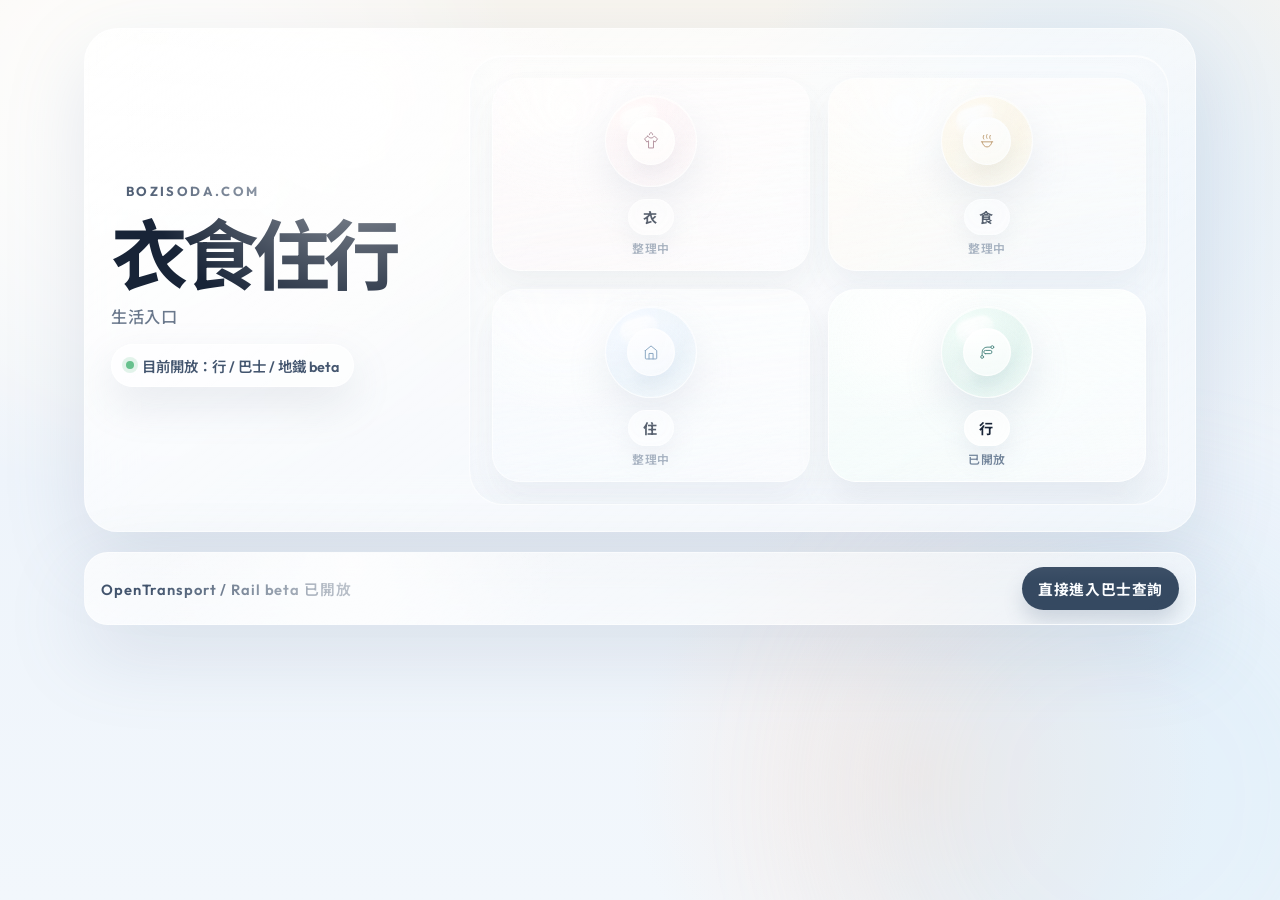
<file: index.html>
<!DOCTYPE html>
<html lang="zh-HK">
<head>
    <meta charset="UTF-8">
    <meta name="viewport" content="width=device-width, initial-scale=1.0">
    <meta name="description" content="bozisoda.com 衣食住行入口頁。">
    <meta name="theme-color" content="#f3ecdf">
    <title>bozisoda.com | 衣食住行</title>
    <link rel="preconnect" href="https://fonts.googleapis.com">
    <link rel="preconnect" href="https://fonts.gstatic.com" crossorigin>
    <link href="https://fonts.googleapis.com/css2?family=Noto+Sans+TC:wght@400;500;600;700;800&family=Outfit:wght@400;500;600;700;800&display=swap" rel="stylesheet">

    <script>
        if (window.location.protocol !== "file:") {
            const manifestLink = document.createElement("link");
            manifestLink.rel = "manifest";
            manifestLink.href = "manifest.json?v=20260413-3";
            document.head.appendChild(manifestLink);
        }
    </script>
    <link rel="icon" href="https://cdn-icons-png.flaticon.com/512/3098/3098090.png" type="image/png">
    <meta name="apple-mobile-web-app-capable" content="yes">
    <meta name="apple-mobile-web-app-status-bar-style" content="default">
    <meta name="apple-mobile-web-app-title" content="bozisoda.com">
    <link rel="stylesheet" href="home.css?v=20260413-4">
</head>
<body>
    <main class="home-shell">
        <section class="landing-panel">
            <header class="hero">
                <p class="hero-site">bozisoda.com</p>
                <h1 class="hero-title">衣食住行</h1>
                <p class="hero-subtitle">生活入口</p>
                <p class="hero-status">目前開放：行 / 巴士 / 地鐵 beta</p>
            </header>

            <section class="bubble-stage" aria-label="主分類入口">
                <div id="bubbleField" class="bubble-field" aria-live="polite"></div>
            </section>
        </section>

        <section class="launch-panel" aria-label="已開放功能">
            <p class="launch-label">OpenTransport / Rail beta 已開放</p>
            <a class="launch-link" href="bus.html">直接進入巴士查詢</a>
        </section>
    </main>
    <script src="home.js?v=20260413-2"></script>
    <script src="pwa-register.js?v=20260413-1"></script>
</body>
</html>
</file>
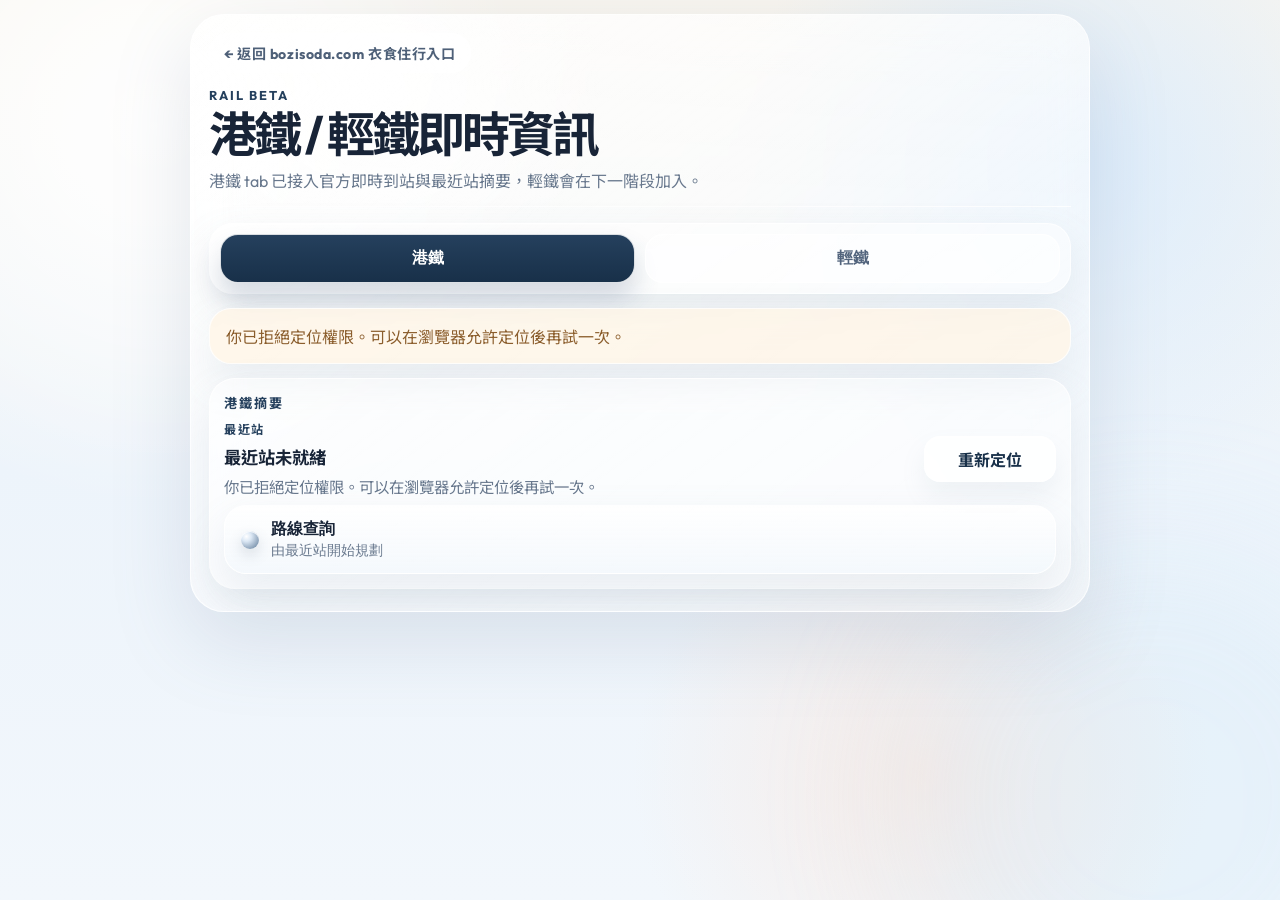
<file: rail.html>
<!DOCTYPE html>
<html lang="zh-HK">
<head>
    <meta charset="UTF-8">
    <meta name="viewport" content="width=device-width, initial-scale=1.0">
    <meta name="description" content="bozisoda.com 港鐵與輕鐵即時資訊頁面。">
    <meta name="theme-color" content="#f2f7fc">
    <title>bozisoda.com | 港鐵 / 輕鐵即時資訊</title>
    <link rel="preconnect" href="https://fonts.googleapis.com">
    <link rel="preconnect" href="https://fonts.gstatic.com" crossorigin>
    <link href="https://fonts.googleapis.com/css2?family=Noto+Sans+TC:wght@400;500;600;700;800&family=Outfit:wght@400;500;600;700;800&display=swap" rel="stylesheet">
    <link rel="stylesheet" href="rail.css?v=20260417-2">
    <link rel="stylesheet" href="official-mtr-map.css?v=20260414-2">
</head>
<body>
    <main class="rail-shell">
        <section class="rail-page">
            <div class="rail-topbar">
                <a class="rail-home-link" href="index.html">← 返回 bozisoda.com 衣食住行入口</a>
            </div>

            <header class="rail-header">
                <p class="rail-kicker">rail beta</p>
                <h1 class="rail-title">港鐵 / 輕鐵即時資訊</h1>
                <p class="rail-subtitle">港鐵 tab 已接入官方即時到站與最近站摘要，輕鐵會在下一階段加入。</p>
            </header>

            <section class="rail-tabbar" aria-label="鐵路類型切換">
                <button type="button" class="rail-tab is-active" data-tab-trigger="mtr" aria-pressed="true">港鐵</button>
                <button type="button" class="rail-tab" data-tab-trigger="lightRail" aria-pressed="false">輕鐵</button>
            </section>

            <section id="railStatus" class="rail-status rail-status-info" aria-live="polite"></section>
            <section id="railContent" class="rail-content" aria-live="polite"></section>
        </section>
    </main>

    <script src="official-rail-index.js?v=20260413-2"></script>
    <script src="official-mtr-map.js?v=20260414-1"></script>
    <script src="mtr-schematic-layout.js?v=20260416-5"></script>
    <script src="light-rail-stop-locations.js?v=20260417-1"></script>
    <script src="rail.js?v=20260417-2"></script>
</body>
</html>
</file>
<file: home.css>
:root {
    color-scheme: light;
    --bg-top: #f8f5ef;
    --bg-middle: #eef4fb;
    --bg-bottom: #f2f7fc;
    --ink: #182437;
    --muted: #6a788c;
    --glass: rgba(255, 255, 255, 0.42);
    --glass-strong: rgba(255, 255, 255, 0.68);
    --glass-line: rgba(255, 255, 255, 0.56);
    --panel-shadow: 0 28px 80px rgba(109, 126, 153, 0.18);
    --soft-shadow: 0 18px 42px rgba(122, 139, 163, 0.16);
    --bubble-shadow: 0 20px 36px rgba(133, 149, 172, 0.22);
}

* {
    box-sizing: border-box;
}

html,
body {
    min-height: 100%;
}

body {
    margin: 0;
    font-family: "Outfit", "Noto Sans TC", sans-serif;
    color: var(--ink);
    background:
        radial-gradient(circle at 12% 14%, rgba(255, 255, 255, 0.96), transparent 28%),
        radial-gradient(circle at 84% 18%, rgba(211, 233, 255, 0.72), transparent 26%),
        radial-gradient(circle at 72% 86%, rgba(255, 221, 203, 0.42), transparent 24%),
        linear-gradient(180deg, var(--bg-top) 0%, var(--bg-middle) 52%, var(--bg-bottom) 100%);
    overflow-x: hidden;
}

body::before,
body::after {
    content: "";
    position: fixed;
    inset: auto;
    width: 44vw;
    aspect-ratio: 1;
    border-radius: 999px;
    pointer-events: none;
    filter: blur(70px);
    opacity: 0.34;
    z-index: 0;
}

body::before {
    top: -12vw;
    left: -8vw;
    background: rgba(255, 255, 255, 0.86);
}

body::after {
    right: -10vw;
    bottom: -14vw;
    background: rgba(190, 224, 246, 0.68);
}

a,
button {
    font: inherit;
}

.home-shell {
    position: relative;
    z-index: 1;
    width: min(100%, 1160px);
    min-height: 100vh;
    margin: 0 auto;
    padding: 20px 16px 34px;
    display: grid;
    gap: 18px;
    align-content: start;
}

.landing-panel,
.secondary-shell,
.launch-panel {
    position: relative;
    overflow: hidden;
    border: 1px solid var(--glass-line);
    background:
        linear-gradient(145deg, rgba(255, 255, 255, 0.62), rgba(255, 255, 255, 0.22)),
        rgba(255, 255, 255, 0.26);
    backdrop-filter: blur(24px);
    box-shadow: var(--panel-shadow);
}

.landing-panel {
    border-radius: 34px;
    padding: 18px;
    display: grid;
    gap: 20px;
}

.landing-panel::before,
.secondary-shell::before,
.launch-panel::before {
    content: "";
    position: absolute;
    inset: 0;
    background:
        radial-gradient(circle at 24% 16%, rgba(255, 255, 255, 0.72), transparent 24%),
        linear-gradient(180deg, rgba(255, 255, 255, 0.08), transparent 40%);
    pointer-events: none;
}

.hero {
    display: grid;
    gap: 12px;
    align-content: start;
}

.hero-site {
    width: fit-content;
    margin: 0;
    padding: 9px 14px;
    border: 1px solid rgba(255, 255, 255, 0.74);
    border-radius: 999px;
    background: rgba(255, 255, 255, 0.55);
    color: #4f5e74;
    font-size: 0.82rem;
    font-weight: 700;
    letter-spacing: 0.18em;
    text-transform: uppercase;
    box-shadow: inset 0 1px 0 rgba(255, 255, 255, 0.72);
}

.hero-title {
    margin: 0;
    font-size: clamp(2.9rem, 12vw, 4.8rem);
    line-height: 0.92;
    letter-spacing: -0.08em;
}

.hero-subtitle {
    margin: 0;
    color: var(--muted);
    font-size: 1.02rem;
    font-weight: 500;
    letter-spacing: 0.04em;
}

.hero-status {
    width: fit-content;
    display: inline-flex;
    align-items: center;
    gap: 8px;
    margin: 4px 0 0;
    padding: 10px 14px;
    border-radius: 999px;
    background: rgba(255, 255, 255, 0.52);
    border: 1px solid rgba(255, 255, 255, 0.72);
    color: #44566f;
    font-size: 0.9rem;
    font-weight: 600;
    box-shadow: var(--soft-shadow);
}

.hero-status::before {
    content: "";
    width: 8px;
    height: 8px;
    border-radius: 999px;
    background: #67c18d;
    box-shadow: 0 0 0 4px rgba(103, 193, 141, 0.18);
}

.bubble-stage {
    min-width: 0;
}

.bubble-field {
    position: relative;
    min-height: 0;
    padding: 18px;
    border-radius: 30px;
    border: 1px solid rgba(255, 255, 255, 0.52);
    background:
        radial-gradient(circle at 48% 42%, rgba(255, 255, 255, 0.22), transparent 48%),
        linear-gradient(180deg, rgba(255, 255, 255, 0.24), rgba(255, 255, 255, 0.12));
    box-shadow:
        inset 0 1px 0 rgba(255, 255, 255, 0.74),
        inset 0 -16px 34px rgba(215, 228, 241, 0.18);
    overflow: hidden;
}

.bubble-field::before,
.bubble-field::after {
    content: "";
    position: absolute;
    border-radius: 999px;
    pointer-events: none;
}

.bubble-field::before {
    inset: 10% auto auto 8%;
    width: 34%;
    aspect-ratio: 1;
    border: 1px solid rgba(255, 255, 255, 0.18);
    opacity: 0.42;
}

.bubble-field::after {
    right: 8%;
    bottom: 8%;
    width: 24%;
    aspect-ratio: 1;
    background: radial-gradient(circle, rgba(255, 255, 255, 0.28), transparent 68%);
    filter: blur(10px);
    opacity: 0.68;
}

.bubble-grid {
    position: relative;
    z-index: 1;
    display: grid;
    grid-template-columns: repeat(2, minmax(0, 1fr));
    gap: 16px;
}

.bubble-grid-sublevel {
    gap: 14px;
}

.bubble-drilldown {
    position: relative;
    z-index: 1;
    display: grid;
    gap: 14px;
    min-height: 100%;
}

.bubble-drilldown-header {
    display: flex;
    align-items: center;
    justify-content: space-between;
    gap: 12px;
}

.bubble-drilldown-copy {
    min-width: 0;
    display: grid;
    gap: 3px;
    text-align: right;
}

.bubble-drilldown-title,
.bubble-drilldown-subtitle {
    margin: 0;
}

.bubble-drilldown-title {
    color: #41526b;
    font-size: 0.94rem;
    font-weight: 700;
    letter-spacing: 0.06em;
}

.bubble-drilldown-subtitle {
    color: #708195;
    font-size: 0.78rem;
    font-weight: 600;
}

.bubble-back-btn {
    display: inline-flex;
    align-items: center;
    gap: 8px;
    padding: 9px 14px;
    border: 1px solid rgba(255, 255, 255, 0.78);
    border-radius: 999px;
    background: rgba(255, 255, 255, 0.66);
    color: #42556d;
    font-size: 0.82rem;
    font-weight: 700;
    letter-spacing: 0.04em;
    box-shadow: 0 12px 20px rgba(128, 145, 166, 0.1);
    cursor: pointer;
    transition: transform 180ms ease, box-shadow 180ms ease, background 180ms ease;
}

.bubble-back-btn:hover,
.bubble-back-btn:focus-visible {
    background: rgba(255, 255, 255, 0.86);
    transform: translateY(-1px);
    box-shadow: 0 16px 26px rgba(128, 145, 166, 0.14);
}

.bubble-back-btn:focus-visible {
    outline: 2px solid rgba(113, 141, 175, 0.34);
    outline-offset: 3px;
}

.bubble-card {
    --bubble-scale: 1;
    --bubble-tint: linear-gradient(145deg, rgba(255, 255, 255, 0.44), rgba(255, 255, 255, 0.18));
    --bubble-tint-active: linear-gradient(145deg, rgba(255, 255, 255, 0.58), rgba(255, 255, 255, 0.26));
    --category-ink: var(--ink);
    position: relative;
    width: 100%;
    min-height: 168px;
    display: grid;
    justify-items: center;
    align-content: center;
    gap: 12px;
    padding: 16px 12px 14px;
    border: 1px solid rgba(255, 255, 255, 0.74);
    border-radius: 28px;
    background:
        radial-gradient(circle at 24% 18%, rgba(255, 255, 255, 0.82), transparent 34%),
        linear-gradient(180deg, rgba(255, 255, 255, 0.78), rgba(255, 255, 255, 0.3)),
        var(--bubble-tint);
    color: var(--category-ink);
    cursor: pointer;
    box-shadow: 0 18px 32px rgba(133, 149, 172, 0.14);
    transform: scale(var(--bubble-scale));
    transition:
        transform 280ms cubic-bezier(0.22, 1, 0.36, 1),
        box-shadow 220ms ease,
        background 220ms ease,
        opacity 220ms ease,
        filter 220ms ease;
}

.bubble-orb {
    position: relative;
    width: clamp(72px, 9vw, 92px);
    aspect-ratio: 1;
    display: grid;
    place-items: center;
    border-radius: 999px;
    border: 1px solid rgba(255, 255, 255, 0.82);
    background:
        radial-gradient(circle at 34% 28%, rgba(255, 255, 255, 0.96) 0%, rgba(255, 255, 255, 0.54) 22%, rgba(255, 255, 255, 0.18) 48%, rgba(255, 255, 255, 0.08) 66%, rgba(255, 255, 255, 0.14) 100%),
        linear-gradient(160deg, rgba(255, 255, 255, 0.5), rgba(255, 255, 255, 0.12));
    box-shadow:
        inset 0 1px 0 rgba(255, 255, 255, 0.84),
        inset 0 -16px 24px rgba(255, 255, 255, 0.14),
        0 18px 38px rgba(139, 156, 179, 0.2);
    animation: bubble-drift var(--float-duration, 6.6s) ease-in-out infinite;
    animation-delay: var(--float-delay, 0s);
}

.bubble-orb::before,
.bubble-orb::after {
    content: "";
    position: absolute;
    border-radius: 999px;
    pointer-events: none;
}

.bubble-orb::before {
    top: 12%;
    left: 16%;
    width: 42%;
    height: 24%;
    background: linear-gradient(180deg, rgba(255, 255, 255, 0.86), rgba(255, 255, 255, 0.16));
    transform: rotate(-18deg);
    filter: blur(1px);
}

.bubble-orb::after {
    inset: auto auto 16% 14%;
    width: 20%;
    aspect-ratio: 1;
    background: rgba(255, 255, 255, 0.3);
    filter: blur(6px);
}

.bubble-core {
    width: 54%;
    aspect-ratio: 1;
    display: grid;
    place-items: center;
    border-radius: 999px;
    border: 1px solid rgba(255, 255, 255, 0.76);
    background:
        linear-gradient(180deg, rgba(255, 255, 255, 0.82), rgba(255, 255, 255, 0.34)),
        rgba(255, 255, 255, 0.32);
    box-shadow:
        inset 0 1px 0 rgba(255, 255, 255, 0.86),
        inset 0 -10px 18px rgba(255, 255, 255, 0.18),
        0 12px 20px rgba(150, 166, 188, 0.16);
    backdrop-filter: blur(10px);
    transition:
        transform 220ms ease,
        box-shadow 220ms ease,
        background 220ms ease;
}

.bubble-icon {
    width: 56%;
    height: auto;
    display: block;
    stroke: currentColor;
    stroke-width: 2.4;
    stroke-linecap: round;
    stroke-linejoin: round;
    fill: none;
}

.bubble-nameplate {
    margin-top: 0;
    padding: 7px 14px;
    border-radius: 999px;
    border: 1px solid rgba(255, 255, 255, 0.82);
    background: rgba(255, 255, 255, 0.72);
    color: var(--ink);
    font-size: 0.88rem;
    font-weight: 700;
    letter-spacing: 0.1em;
    box-shadow: 0 12px 24px rgba(137, 151, 172, 0.14);
    backdrop-filter: blur(12px);
    transition:
        transform 220ms ease,
        background 220ms ease,
        color 220ms ease,
        opacity 220ms ease;
}

.bubble-copy {
    display: grid;
    justify-items: center;
    gap: 4px;
    text-align: center;
}

.bubble-meta {
    color: #73859b;
    font-size: 0.74rem;
    font-weight: 600;
    letter-spacing: 0.03em;
}

.bubble-card:hover,
.bubble-card:focus-visible {
    --bubble-scale: 1.02;
    box-shadow: 0 22px 34px rgba(124, 149, 176, 0.18);
}

.bubble-card:focus-visible {
    outline: 2px solid rgba(116, 145, 180, 0.44);
    outline-offset: 8px;
    border-radius: 999px;
}

.bubble-card:hover .bubble-core,
.bubble-card:focus-visible .bubble-core {
    transform: scale(1.04);
}

.bubble-card.is-selected {
    --bubble-scale: 1.03;
    z-index: 2;
    background:
        radial-gradient(circle at 24% 18%, rgba(255, 255, 255, 0.88), transparent 34%),
        linear-gradient(180deg, rgba(255, 255, 255, 0.88), rgba(255, 255, 255, 0.36)),
        var(--bubble-tint-active);
}

.bubble-card.is-selected .bubble-orb {
    box-shadow:
        inset 0 1px 0 rgba(255, 255, 255, 0.9),
        inset 0 -18px 28px rgba(255, 255, 255, 0.18),
        0 28px 54px rgba(124, 149, 176, 0.28);
}

.bubble-card.is-selected .bubble-core {
    background:
        linear-gradient(180deg, rgba(255, 255, 255, 0.9), rgba(255, 255, 255, 0.42)),
        rgba(255, 255, 255, 0.44);
    box-shadow:
        inset 0 1px 0 rgba(255, 255, 255, 0.92),
        inset 0 -12px 20px rgba(255, 255, 255, 0.2),
        0 16px 24px rgba(140, 159, 185, 0.22);
}

.bubble-card.is-selected .bubble-nameplate {
    transform: translateY(-1px);
    background: rgba(255, 255, 255, 0.88);
}

.bubble-card.is-dimmed {
    --bubble-scale: 0.98;
    opacity: 0.5;
    filter: saturate(0.84);
}

.bubble-card.is-dimmed .bubble-nameplate {
    opacity: 0.72;
}

.bubble-card.is-muted {
    opacity: 0.72;
}

.bubble-card.is-muted .bubble-meta {
    color: #8a98aa;
}

.bubble-card-sublevel {
    min-height: 152px;
}

.bubble-card-sublevel .bubble-orb {
    width: clamp(66px, 8vw, 82px);
}

.bubble-card-sublevel .bubble-nameplate {
    font-size: 0.94rem;
}

.bubble-card-sublevel .bubble-meta {
    font-size: 0.76rem;
}

.bubble-clothing {
    --bubble-tint: linear-gradient(145deg, rgba(248, 230, 236, 0.56), rgba(255, 255, 255, 0.24));
    --bubble-tint-active: linear-gradient(145deg, rgba(248, 230, 236, 0.72), rgba(255, 255, 255, 0.3));
    --float-duration: 6.2s;
    --float-delay: -0.8s;
    --category-ink: #986a7c;
}

.bubble-food {
    --bubble-tint: linear-gradient(145deg, rgba(255, 244, 224, 0.62), rgba(255, 255, 255, 0.24));
    --bubble-tint-active: linear-gradient(145deg, rgba(255, 244, 224, 0.76), rgba(255, 255, 255, 0.3));
    --float-duration: 6.8s;
    --float-delay: -2.2s;
    --category-ink: #aa7b40;
}

.bubble-home {
    --bubble-tint: linear-gradient(145deg, rgba(231, 242, 255, 0.62), rgba(255, 255, 255, 0.24));
    --bubble-tint-active: linear-gradient(145deg, rgba(231, 242, 255, 0.78), rgba(255, 255, 255, 0.3));
    --float-duration: 7.1s;
    --float-delay: -1.6s;
    --category-ink: #5e86aa;
}

.bubble-travel {
    --bubble-tint: linear-gradient(145deg, rgba(227, 249, 242, 0.68), rgba(255, 255, 255, 0.24));
    --bubble-tint-active: linear-gradient(145deg, rgba(227, 249, 242, 0.82), rgba(255, 255, 255, 0.32));
    --float-duration: 6.4s;
    --float-delay: -2.8s;
    --category-ink: #518b85;
}

.bubble-clothing .bubble-orb {
    background:
        radial-gradient(circle at 34% 28%, rgba(255, 255, 255, 0.98) 0%, rgba(255, 242, 244, 0.6) 22%, rgba(246, 221, 229, 0.22) 56%, rgba(255, 255, 255, 0.12) 100%),
        linear-gradient(160deg, rgba(255, 255, 255, 0.5), rgba(246, 221, 229, 0.16));
}

.bubble-food .bubble-orb {
    background:
        radial-gradient(circle at 34% 28%, rgba(255, 255, 255, 0.98) 0%, rgba(255, 245, 225, 0.62) 22%, rgba(246, 223, 161, 0.22) 56%, rgba(255, 255, 255, 0.12) 100%),
        linear-gradient(160deg, rgba(255, 255, 255, 0.5), rgba(246, 223, 161, 0.16));
}

.bubble-home .bubble-orb {
    background:
        radial-gradient(circle at 34% 28%, rgba(255, 255, 255, 0.98) 0%, rgba(233, 244, 255, 0.62) 22%, rgba(182, 213, 239, 0.24) 56%, rgba(255, 255, 255, 0.12) 100%),
        linear-gradient(160deg, rgba(255, 255, 255, 0.5), rgba(182, 213, 239, 0.16));
}

.bubble-travel .bubble-orb {
    background:
        radial-gradient(circle at 34% 28%, rgba(255, 255, 255, 0.98) 0%, rgba(231, 249, 243, 0.62) 22%, rgba(176, 223, 210, 0.24) 56%, rgba(255, 255, 255, 0.12) 100%),
        linear-gradient(160deg, rgba(255, 255, 255, 0.5), rgba(176, 223, 210, 0.16));
}

.secondary-stage {
    max-height: 0;
    opacity: 0;
    overflow: hidden;
    pointer-events: none;
    transform: translateY(12px);
    transition:
        max-height 280ms ease,
        opacity 220ms ease,
        transform 220ms ease;
}

.secondary-stage.is-visible {
    max-height: 520px;
    opacity: 1;
    pointer-events: auto;
    transform: translateY(0);
}

.secondary-shell {
    border-radius: 24px;
    padding: 16px 14px 14px;
    text-align: left;
}

.secondary-header {
    display: flex;
    justify-content: space-between;
    align-items: baseline;
    gap: 10px;
    margin-bottom: 12px;
}

.secondary-title {
    margin: 0;
    color: var(--muted);
    font-size: 0.82rem;
    font-weight: 700;
    letter-spacing: 0.14em;
    text-transform: uppercase;
}

.secondary-subtitle {
    margin: 0;
    color: #6d7c90;
    font-size: 0.76rem;
    font-weight: 600;
}

.secondary-cluster {
    display: grid;
    grid-template-columns: repeat(2, minmax(0, 1fr));
    gap: 12px;
}

.secondary-bubble-card {
    display: grid;
    grid-template-columns: auto minmax(0, 1fr);
    align-items: center;
    justify-items: start;
    gap: 10px 12px;
    padding: 12px;
    border: 1px solid rgba(255, 255, 255, 0.72);
    border-radius: 22px;
    background:
        linear-gradient(180deg, rgba(255, 255, 255, 0.82), rgba(255, 255, 255, 0.34)),
        rgba(255, 255, 255, 0.26);
    color: inherit;
    cursor: default;
    transition:
        transform 180ms ease,
        opacity 180ms ease,
        filter 180ms ease;
}

.secondary-bubble-card.is-actionable {
    cursor: pointer;
}

.secondary-bubble-card.is-actionable:hover,
.secondary-bubble-card.is-actionable:focus-visible {
    transform: translateY(-2px);
}

.secondary-bubble-card.is-actionable:focus-visible {
    outline: 2px solid rgba(113, 141, 175, 0.34);
    outline-offset: 5px;
    border-radius: 24px;
}

.secondary-bubble-card[data-interactive="false"] {
    opacity: 0.58;
    filter: saturate(0.85);
}

.secondary-bubble-orb {
    width: 62px;
    aspect-ratio: 1;
    display: grid;
    place-items: center;
    border-radius: 999px;
    border: 1px solid rgba(255, 255, 255, 0.72);
    background:
        radial-gradient(circle at 34% 28%, rgba(255, 255, 255, 0.96), rgba(255, 255, 255, 0.28) 44%, rgba(255, 255, 255, 0.12) 100%),
        linear-gradient(160deg, rgba(255, 255, 255, 0.48), rgba(255, 255, 255, 0.12));
    box-shadow:
        inset 0 1px 0 rgba(255, 255, 255, 0.84),
        0 12px 24px rgba(139, 156, 179, 0.16);
}

.secondary-bubble-icon {
    width: 34px;
    height: 34px;
    color: #4a647f;
}

.secondary-bubble-icon svg {
    width: 100%;
    height: 100%;
    display: block;
    stroke: currentColor;
    stroke-width: 2.2;
    stroke-linecap: round;
    stroke-linejoin: round;
    fill: none;
}

.secondary-bubble-label {
    display: block;
    font-size: 0.92rem;
    font-weight: 700;
    letter-spacing: 0.06em;
    color: #3b4d66;
}

.secondary-bubble-copy {
    min-width: 0;
    display: grid;
    gap: 3px;
}

.secondary-bubble-meta {
    display: block;
    color: #6f8096;
    font-size: 0.74rem;
    font-weight: 600;
}

.secondary-pending {
    display: flex;
    flex-wrap: wrap;
    align-items: center;
    gap: 8px;
    margin-top: 12px;
}

.secondary-pending-label {
    color: #7a8798;
    font-size: 0.72rem;
    font-weight: 700;
    letter-spacing: 0.08em;
    text-transform: uppercase;
}

.secondary-pending-chip {
    display: inline-flex;
    align-items: center;
    justify-content: center;
    padding: 6px 10px;
    border-radius: 999px;
    border: 1px solid rgba(255, 255, 255, 0.7);
    background: rgba(255, 255, 255, 0.52);
    color: #66788f;
    font-size: 0.76rem;
    font-weight: 700;
}

.launch-panel {
    border-radius: 24px;
    padding: 14px 16px;
    display: flex;
    align-items: center;
    justify-content: space-between;
    gap: 12px;
}

.launch-label {
    margin: 0;
    color: #42546d;
    font-size: 0.92rem;
    font-weight: 600;
    letter-spacing: 0.06em;
}

.launch-link {
    display: inline-flex;
    align-items: center;
    justify-content: center;
    min-width: 138px;
    padding: 11px 16px;
    border-radius: 999px;
    background: rgba(28, 50, 76, 0.88);
    color: #fbfdff;
    text-decoration: none;
    font-size: 0.92rem;
    font-weight: 700;
    letter-spacing: 0.04em;
    box-shadow: 0 12px 20px rgba(66, 87, 113, 0.2);
    transition:
        transform 180ms ease,
        box-shadow 180ms ease,
        background 180ms ease;
}

.launch-link:hover,
.launch-link:focus-visible {
    background: rgba(22, 41, 64, 0.94);
    transform: translateY(-1px);
    box-shadow: 0 16px 26px rgba(66, 87, 113, 0.24);
}

.launch-link:focus-visible {
    outline: 2px solid rgba(113, 141, 175, 0.34);
    outline-offset: 4px;
}

@keyframes bubble-drift {
    0%,
    100% {
        transform: translateY(0);
    }

    50% {
        transform: translateY(var(--float-distance));
    }
}

@media (min-width: 820px) {
    .home-shell {
        padding: 28px 24px 44px;
        gap: 20px;
    }

    .landing-panel {
        grid-template-columns: minmax(260px, 330px) minmax(0, 1fr);
        align-items: center;
        gap: 28px;
        padding: 26px;
    }

    .bubble-field {
        border-radius: 34px;
        padding: 22px;
    }

    .bubble-grid {
        gap: 18px;
    }

    .secondary-shell {
        padding: 22px 24px 20px;
    }

    .secondary-cluster {
        grid-template-columns: repeat(2, minmax(0, 1fr));
        gap: 14px;
    }

    .secondary-bubble-orb {
        width: 68px;
    }
}

@media (max-width: 720px) {
    .home-shell {
        padding: 12px 10px 18px;
        gap: 10px;
    }

    .landing-panel {
        border-radius: 26px;
        padding: 12px;
        gap: 10px;
    }

    .hero {
        gap: 6px;
    }

    .hero-site {
        padding: 6px 10px;
        font-size: 0.68rem;
        letter-spacing: 0.12em;
    }

    .hero-title {
        font-size: clamp(1.95rem, 9.6vw, 2.7rem);
        letter-spacing: -0.05em;
    }

    .hero-subtitle {
        font-size: 0.82rem;
    }

    .hero-status {
        padding: 7px 10px;
        font-size: 0.74rem;
    }

    .bubble-field {
        min-height: 252px;
        border-radius: 24px;
    }

    .bubble-grid {
        gap: 12px;
    }

    .bubble-drilldown {
        gap: 10px;
    }

    .bubble-drilldown-title {
        font-size: 0.82rem;
    }

    .bubble-drilldown-subtitle {
        font-size: 0.7rem;
    }

    .bubble-back-btn {
        padding: 8px 12px;
        font-size: 0.74rem;
    }

    .bubble-card {
        --float-distance: -5px;
        min-height: 122px;
        padding: 12px 8px 10px;
        gap: 8px;
    }

    .bubble-orb {
        width: 62px;
    }

    .bubble-nameplate {
        margin-top: -8px;
        padding: 6px 11px;
        font-size: 0.78rem;
        letter-spacing: 0.08em;
    }

    .bubble-meta {
        font-size: 0.68rem;
    }

    .bubble-card-sublevel {
        min-height: 116px;
    }

    .secondary-stage.is-visible {
        max-height: 170px;
    }

    .secondary-shell {
        border-radius: 20px;
        padding: 10px;
    }

    .secondary-title {
        margin-bottom: 8px;
        font-size: 0.68rem;
        letter-spacing: 0.12em;
    }

    .secondary-cluster {
        grid-template-columns: repeat(2, minmax(0, 1fr));
        gap: 8px;
    }

    .secondary-bubble-orb {
        width: 56px;
    }

    .secondary-bubble-icon {
        width: 22px;
        height: 22px;
    }

    .secondary-bubble-label {
        font-size: 0.72rem;
        letter-spacing: 0.04em;
    }

    .secondary-bubble-meta {
        font-size: 0.68rem;
    }

    .launch-panel {
        display: none;
    }

    .launch-label,
    .launch-link {
        font-size: 0.8rem;
    }
}

@media (max-width: 520px) {
    .home-shell {
        min-height: 100svh;
        padding: 10px 8px 14px;
        gap: 8px;
    }

    .landing-panel {
        padding: 10px;
        gap: 8px;
    }

    .hero {
        gap: 5px;
    }

    .hero-site {
        padding: 5px 8px;
        font-size: 0.62rem;
    }

    .hero-title {
        font-size: clamp(1.7rem, 8.5vw, 2.2rem);
        letter-spacing: -0.04em;
    }

    .hero-subtitle {
        font-size: 0.78rem;
    }

    .hero-status {
        padding: 6px 9px;
        font-size: 0.68rem;
    }

    .bubble-field {
        min-height: 216px;
        padding: 12px;
        gap: 10px;
    }

    .bubble-grid {
        gap: 10px;
    }

    .bubble-drilldown {
        gap: 8px;
    }

    .bubble-drilldown-header {
        gap: 8px;
    }

    .bubble-drilldown-copy {
        gap: 2px;
    }

    .bubble-drilldown-title {
        font-size: 0.74rem;
    }

    .bubble-drilldown-subtitle {
        font-size: 0.64rem;
    }

    .bubble-back-btn {
        padding: 7px 10px;
        font-size: 0.68rem;
        gap: 6px;
    }

    .bubble-card {
        min-height: 98px;
        padding: 10px 6px 8px;
        gap: 6px;
    }

    .bubble-orb {
        width: 52px;
    }

    .bubble-core {
        width: 58%;
    }

    .bubble-icon {
        width: 54%;
    }

    .bubble-nameplate {
        margin-top: -6px;
        padding: 5px 8px;
        font-size: 0.7rem;
        letter-spacing: 0.05em;
    }

    .bubble-meta {
        font-size: 0.62rem;
    }

    .bubble-card-sublevel {
        min-height: 92px;
    }

    .bubble-card-sublevel .bubble-orb {
        width: 46px;
    }

    .bubble-card-sublevel .bubble-nameplate {
        font-size: 0.76rem;
    }

    .secondary-stage.is-visible {
        max-height: 126px;
    }

    .secondary-shell {
        padding: 8px;
    }

    .secondary-cluster {
        grid-template-columns: repeat(2, minmax(0, 1fr));
        gap: 6px 8px;
    }

    .secondary-bubble-orb {
        width: 54px;
    }

    .secondary-bubble-icon {
        width: 22px;
        height: 22px;
    }

    .secondary-bubble-label {
        font-size: 0.7rem;
    }

    .secondary-bubble-meta {
        font-size: 0.64rem;
    }

    .secondary-bubble-card[data-interactive="false"] {
        display: none;
    }

    .secondary-pending {
        display: none;
    }

    .launch-panel {
        padding: 9px 10px;
        gap: 7px;
    }

    .launch-panel {
        flex-direction: column;
        align-items: stretch;
    }

    .launch-link {
        width: 100%;
        min-width: 0;
    }
}

@media (prefers-reduced-motion: reduce) {
    *,
    *::before,
    *::after {
        animation-duration: 0.01ms !important;
        animation-iteration-count: 1 !important;
        transition-duration: 0.01ms !important;
        scroll-behavior: auto !important;
    }
}
</file>
<file: rail.css>
:root {
    color-scheme: light;
    --rail-bg-top: #f8f5ef;
    --rail-bg-middle: #edf4fb;
    --rail-bg-bottom: #f2f7fc;
    --rail-ink: #182437;
    --rail-muted: #68788d;
    --rail-line: rgba(255, 255, 255, 0.62);
    --rail-panel: linear-gradient(145deg, rgba(255, 255, 255, 0.64), rgba(255, 255, 255, 0.24));
    --rail-panel-bg: rgba(255, 255, 255, 0.3);
    --rail-shadow: 0 28px 80px rgba(109, 126, 153, 0.18);
    --rail-soft-shadow: 0 18px 42px rgba(122, 139, 163, 0.14);
    --rail-accent: #25405d;
    --rail-accent-strong: #183049;
}

* {
    box-sizing: border-box;
}

html,
body {
    min-height: 100%;
}

body {
    margin: 0;
    font-family: "Outfit", "Noto Sans TC", sans-serif;
    color: var(--rail-ink);
    overflow-x: hidden;
    background:
        radial-gradient(circle at 12% 14%, rgba(255, 255, 255, 0.96), transparent 28%),
        radial-gradient(circle at 84% 18%, rgba(211, 233, 255, 0.72), transparent 26%),
        radial-gradient(circle at 72% 86%, rgba(255, 221, 203, 0.42), transparent 24%),
        linear-gradient(180deg, var(--rail-bg-top) 0%, var(--rail-bg-middle) 52%, var(--rail-bg-bottom) 100%);
}

body::before,
body::after {
    content: "";
    position: fixed;
    border-radius: 999px;
    pointer-events: none;
    filter: blur(72px);
    opacity: 0.3;
    z-index: 0;
}

body::before {
    top: -10vw;
    left: -8vw;
    width: 42vw;
    aspect-ratio: 1;
    background: rgba(255, 255, 255, 0.88);
}

body::after {
    right: -10vw;
    bottom: -12vw;
    width: 40vw;
    aspect-ratio: 1;
    background: rgba(190, 224, 246, 0.68);
}

.rail-shell {
    position: relative;
    z-index: 1;
    min-height: 100vh;
    padding: 14px 14px 26px;
}

.rail-page {
    position: relative;
    max-width: 900px;
    margin: 0 auto;
    padding: 18px 18px 22px;
    border: 1px solid var(--rail-line);
    border-radius: 34px;
    background: var(--rail-panel), var(--rail-panel-bg);
    backdrop-filter: blur(24px);
    box-shadow: var(--rail-shadow);
    overflow: hidden;
}

.rail-page::before {
    content: "";
    position: absolute;
    inset: 0;
    background:
        radial-gradient(circle at 22% 12%, rgba(255, 255, 255, 0.72), transparent 24%),
        linear-gradient(180deg, rgba(255, 255, 255, 0.08), transparent 42%);
    pointer-events: none;
}

.rail-topbar,
.rail-header,
.rail-tabbar,
.rail-status,
.rail-content {
    position: relative;
    z-index: 1;
}

.rail-topbar {
    margin-bottom: 14px;
}

.rail-home-link {
    display: inline-flex;
    align-items: center;
    gap: 8px;
    padding: 9px 14px;
    border-radius: 999px;
    border: 1px solid rgba(255, 255, 255, 0.76);
    background: rgba(255, 255, 255, 0.56);
    color: #4e6078;
    font-size: 0.88em;
    font-weight: 700;
    letter-spacing: 0.04em;
    text-decoration: none;
    box-shadow: inset 0 1px 0 rgba(255, 255, 255, 0.76);
    transition: transform 0.18s ease, background 0.18s ease, color 0.18s ease;
}

.rail-home-link:hover,
.rail-home-link:focus-visible {
    color: var(--rail-accent-strong);
    background: rgba(255, 255, 255, 0.72);
    transform: translateY(-1px);
}

.rail-home-link:focus-visible,
.rail-tab:focus-visible,
.rail-select:focus-visible {
    outline: 2px solid rgba(102, 129, 162, 0.28);
    outline-offset: 4px;
}

.rail-header {
    margin-bottom: 18px;
    padding-bottom: 16px;
    border-bottom: 1px solid rgba(255, 255, 255, 0.76);
    text-align: center;
}

.rail-kicker {
    margin: 0 0 8px;
    color: var(--rail-accent);
    font-size: 0.8rem;
    font-weight: 700;
    letter-spacing: 0.16em;
    text-transform: uppercase;
}

.rail-title {
    margin: 0;
    font-size: clamp(1.95rem, 6vw, 3rem);
    font-weight: 700;
    line-height: 0.98;
    letter-spacing: -0.06em;
}

.rail-subtitle {
    margin: 10px 0 0;
    color: var(--rail-muted);
    font-size: 1rem;
}

.rail-tabbar {
    display: inline-flex;
    width: 100%;
    gap: 10px;
    margin-bottom: 14px;
    padding: 10px;
    border-radius: 24px;
    border: 1px solid rgba(255, 255, 255, 0.72);
    background: rgba(255, 255, 255, 0.42);
    box-shadow: 0 18px 42px rgba(122, 139, 163, 0.14);
}

.rail-tab {
    flex: 1;
    min-width: 0;
    padding: 13px 16px;
    border: 1px solid rgba(255, 255, 255, 0.84);
    border-radius: 18px;
    background: rgba(255, 255, 255, 0.58);
    color: #52647d;
    font-size: 0.98rem;
    font-weight: 700;
    cursor: pointer;
    transition: transform 0.18s ease, box-shadow 0.18s ease, background 0.18s ease, color 0.18s ease;
}

.rail-tab:hover {
    transform: translateY(-1px);
    background: rgba(255, 255, 255, 0.82);
}

.rail-tab.is-active {
    background: linear-gradient(180deg, var(--rail-accent) 0%, var(--rail-accent-strong) 100%);
    color: #fff;
    box-shadow: 0 16px 26px rgba(52, 76, 108, 0.2);
}

.rail-status {
    min-height: 56px;
    margin-bottom: 14px;
    padding: 14px 16px;
    border-radius: 22px;
    border: 1px solid rgba(255, 255, 255, 0.76);
    background: rgba(255, 255, 255, 0.46);
    box-shadow: 0 18px 42px rgba(122, 139, 163, 0.14);
    display: flex;
    align-items: center;
    color: var(--rail-muted);
}

.rail-status strong {
    color: var(--rail-ink);
}

.rail-status-error {
    color: #a03653;
    background: rgba(255, 240, 244, 0.74);
}

.rail-status-warning {
    color: #8b5e2d;
    background: rgba(255, 246, 230, 0.8);
}

.rail-content {
    display: grid;
    gap: 14px;
}

.rail-panel,
.rail-summary-card {
    padding: 16px;
    border-radius: 26px;
    border: 1px solid rgba(255, 255, 255, 0.74);
    background: rgba(255, 255, 255, 0.46);
    box-shadow: 0 18px 42px rgba(122, 139, 163, 0.14);
}

.rail-mtr-panel {
    display: grid;
    gap: 8px;
    padding: 14px;
}

.rail-mtr-panel-head {
    display: grid;
    gap: 0;
}

.rail-mtr-nearest-block {
    display: grid;
    gap: 10px;
}

.rail-mtr-summary-row {
    display: grid;
    gap: 8px;
}

.rail-mtr-panel-head .rail-panel-title {
    margin-bottom: 0;
}

.rail-mtr-overview-grid {
    display: grid;
    gap: 10px;
}

.rail-mtr-block {
    display: grid;
    gap: 8px;
    padding: 12px;
    border-radius: 22px;
    border: 1px solid rgba(255, 255, 255, 0.74);
    background: rgba(255, 255, 255, 0.36);
}

.rail-mtr-section-head,
.rail-mtr-result-head {
    display: grid;
    gap: 8px;
}

.rail-mtr-section-kicker {
    margin: 0;
    color: var(--rail-accent);
    font-size: 0.76rem;
    font-weight: 700;
    letter-spacing: 0.14em;
    text-transform: uppercase;
}

.rail-mtr-chip-row {
    margin-bottom: 0;
}

.rail-mtr-refresh-button {
    width: auto;
    justify-self: start;
}

.rail-mtr-action-row {
    display: flex;
    flex-wrap: wrap;
    gap: 8px;
    align-items: center;
}

.rail-accent-button {
    border-color: rgba(28, 53, 80, 0.78);
    background: linear-gradient(180deg, var(--rail-accent) 0%, var(--rail-accent-strong) 100%);
    color: #fff;
    box-shadow: 0 14px 24px rgba(37, 64, 93, 0.18);
}

.rail-accent-button:hover:not(:disabled),
.rail-accent-button:focus-visible {
    background: linear-gradient(180deg, #2d4a69 0%, #1a344e 100%);
    color: #fff;
}

.rail-nearest-apply {
    min-width: 196px;
}

.rail-mtr-panel .rail-empty-card,
.rail-mtr-panel .rail-loading-card,
.rail-mtr-panel .rail-inline-banner {
    box-shadow: none;
}

.rail-panel-title {
    margin: 0 0 12px;
    color: var(--rail-accent);
    font-size: 0.82rem;
    font-weight: 700;
    letter-spacing: 0.16em;
    text-transform: uppercase;
}

.rail-selector-grid {
    display: grid;
    gap: 12px;
}

.rail-field {
    display: grid;
    gap: 8px;
}

.rail-mtr-control-block .rail-field {
    gap: 6px;
}

.rail-field-label {
    color: var(--rail-ink);
    font-size: 0.95rem;
    font-weight: 700;
}

.rail-field-hint {
    color: var(--rail-muted);
    font-size: 0.88rem;
}

.rail-field-hint code {
    padding: 0.1em 0.45em;
    border-radius: 999px;
    background: rgba(37, 64, 93, 0.08);
    color: var(--rail-accent-strong);
    font-family: "Outfit", "Noto Sans TC", sans-serif;
    font-size: 0.95em;
}

.rail-select {
    width: 100%;
    min-width: 0;
    padding: 14px 16px;
    border: 1px solid rgba(255, 255, 255, 0.84);
    border-radius: 18px;
    background: rgba(255, 255, 255, 0.78);
    color: var(--rail-ink);
    font: inherit;
    box-shadow:
        inset 0 1px 0 rgba(255, 255, 255, 0.88),
        0 14px 24px rgba(128, 145, 166, 0.1);
}

.rail-summary-main {
    display: grid;
    gap: 6px;
}

.rail-result-header-card {
    display: grid;
    gap: 14px;
}

.rail-nearest-card {
    display: grid;
    gap: 10px;
}

.rail-nearest-header {
    display: grid;
    gap: 10px;
}

.rail-result-header-main {
    display: grid;
    gap: 10px;
}

.rail-chip-row {
    display: flex;
    flex-wrap: wrap;
    gap: 8px;
    margin-bottom: 10px;
}

.rail-nearest-card .rail-chip-row {
    gap: 6px;
    margin-bottom: 0;
}

.rail-chip {
    display: inline-flex;
    align-items: center;
    justify-content: center;
    padding: 6px 12px;
    border-radius: 999px;
    border: 1px solid rgba(255, 255, 255, 0.78);
    background: rgba(37, 64, 93, 0.1);
    color: var(--rail-accent);
    font-size: 0.85rem;
    font-weight: 700;
}

.rail-chip-alert {
    background: rgba(255, 222, 198, 0.56);
    color: #87522a;
}

.rail-secondary-button {
    appearance: none;
    width: 100%;
    padding: 12px 16px;
    border: 1px solid rgba(255, 255, 255, 0.84);
    border-radius: 18px;
    background: rgba(255, 255, 255, 0.82);
    color: var(--rail-accent-strong);
    font: inherit;
    font-weight: 700;
    cursor: pointer;
    transition: transform 0.18s ease, background 0.18s ease, box-shadow 0.18s ease;
    box-shadow:
        inset 0 1px 0 rgba(255, 255, 255, 0.88),
        0 14px 24px rgba(128, 145, 166, 0.1);
}

.rail-secondary-button:hover:not(:disabled),
.rail-secondary-button:focus-visible {
    transform: translateY(-1px);
    background: rgba(255, 255, 255, 0.96);
}

.rail-secondary-button:disabled {
    opacity: 0.6;
    cursor: progress;
}

.rail-nearest-retry {
    width: auto;
    justify-self: start;
    padding: 10px 14px;
    border-radius: 16px;
}

.rail-summary-title,
.rail-empty-title {
    margin: 0;
    font-size: 1.08rem;
    font-weight: 700;
    color: var(--rail-ink);
}

.rail-summary-text,
.rail-empty-text {
    margin: 0;
    color: var(--rail-muted);
    font-size: 0.96rem;
}

.rail-empty-card {
    display: grid;
    gap: 8px;
    justify-items: start;
    padding: 18px;
    border-radius: 24px;
    border: 1px dashed rgba(111, 133, 162, 0.34);
    background: rgba(255, 255, 255, 0.34);
}

.rail-empty-card-error {
    border-style: solid;
    border-color: rgba(196, 115, 140, 0.24);
    background: rgba(255, 244, 247, 0.62);
}

.rail-loading-card {
    display: grid;
    grid-template-columns: auto 1fr;
    align-items: center;
    gap: 14px;
    padding: 18px;
    border-radius: 24px;
    border: 1px solid rgba(255, 255, 255, 0.74);
    background: rgba(255, 255, 255, 0.52);
    box-shadow: var(--rail-soft-shadow);
}

.rail-loading-dot {
    width: 16px;
    height: 16px;
    border-radius: 999px;
    background: linear-gradient(180deg, #55708d 0%, #25405d 100%);
    box-shadow: 0 0 0 10px rgba(37, 64, 93, 0.08);
    animation: rail-pulse 1.2s ease-in-out infinite;
}

.rail-loading-copy {
    display: grid;
    gap: 6px;
}

.rail-inline-banner {
    padding: 14px 16px;
    border-radius: 22px;
    border: 1px solid rgba(255, 224, 202, 0.8);
    background: rgba(255, 244, 234, 0.78);
    color: #805026;
    box-shadow: var(--rail-soft-shadow);
}

.rail-inline-banner-detail {
    margin: 6px 0 0;
    color: inherit;
}

.rail-inline-link {
    color: inherit;
    font-weight: 700;
}

.rail-lrt-panel,
.rail-lrt-result-card {
    --rail-lrt-accent: #9a5d2f;
    --rail-lrt-accent-soft: rgba(154, 93, 47, 0.14);
    --rail-lrt-border: rgba(186, 137, 98, 0.24);
}

.rail-lrt-panel {
    display: grid;
    gap: 12px;
}

.rail-lrt-panel > .rail-panel-title {
    order: 0;
    margin-bottom: 0;
}

.rail-lrt-panel > .rail-lrt-nearest-card {
    order: 1;
    margin-bottom: 0;
}

.rail-lrt-panel > .rail-selector-grid {
    order: 2;
}

.rail-lrt-panel > .rail-lrt-result-card,
.rail-lrt-panel > .rail-empty-card,
.rail-lrt-panel > .rail-loading-card,
.rail-lrt-panel > .rail-inline-banner {
    order: 3;
}

.rail-lrt-result-card {
    display: grid;
    gap: 14px;
}

.rail-lrt-result-head {
    display: grid;
    gap: 12px;
}

.rail-lrt-section-kicker {
    margin: 0;
    color: var(--rail-lrt-accent);
    font-size: 0.8rem;
    font-weight: 700;
    letter-spacing: 0.14em;
    text-transform: uppercase;
}

.rail-lrt-chip-row {
    margin-bottom: 0;
}

.rail-lrt-nearest-card {
    display: grid;
    gap: 12px;
    margin-bottom: 16px;
    padding: 16px 18px;
    border-color: var(--rail-lrt-border);
    background:
        radial-gradient(circle at 100% 0%, rgba(255, 233, 214, 0.82) 0%, rgba(255, 233, 214, 0) 38%),
        linear-gradient(180deg, rgba(255, 252, 248, 0.96) 0%, rgba(248, 241, 235, 0.92) 100%);
}

.rail-lrt-nearest-head {
    display: grid;
    gap: 12px;
}

.rail-lrt-nearest-actions {
    display: flex;
    flex-wrap: wrap;
    gap: 8px;
}

.rail-lrt-nearest-button {
    min-width: 0;
}

.rail-lrt-nearest-service-list {
    display: grid;
    gap: 8px;
}

.rail-lrt-nearest-service {
    display: grid;
    grid-template-columns: auto minmax(0, 1fr);
    gap: 10px;
    align-items: start;
    padding: 10px 12px;
    border-radius: 16px;
    border: 1px solid rgba(255, 255, 255, 0.82);
    background: rgba(255, 255, 255, 0.74);
    box-shadow: inset 0 1px 0 rgba(255, 255, 255, 0.9);
}

.rail-lrt-nearest-service-route {
    display: inline-flex;
    align-items: center;
    justify-content: center;
    min-width: 48px;
    padding: 7px 10px;
    border-radius: 12px;
    background: linear-gradient(180deg, #9a5d2f 0%, #7f451b 100%);
    color: #fff;
    font-family: "Outfit", "Noto Sans TC", sans-serif;
    font-size: 0.95rem;
    font-weight: 800;
    letter-spacing: 0.02em;
    box-shadow: 0 8px 14px rgba(118, 70, 36, 0.14);
}

.rail-lrt-nearest-service-copy {
    display: grid;
    gap: 3px;
    min-width: 0;
}

.rail-lrt-nearest-service-copy strong {
    color: var(--rail-ink);
    font-size: 0.94rem;
    font-weight: 800;
    line-height: 1.35;
}

.rail-lrt-nearest-service-copy span {
    color: var(--rail-muted);
    font-size: 0.86rem;
    line-height: 1.45;
}

.rail-lrt-nearest-inline-note {
    margin: 0;
    color: var(--rail-muted);
    font-size: 0.9rem;
    line-height: 1.5;
}

.rail-lrt-refresh-button {
    border-color: rgba(255, 243, 232, 0.92);
    background: linear-gradient(180deg, rgba(255, 251, 247, 0.96) 0%, rgba(250, 242, 233, 0.88) 100%);
    color: #844b20;
}

.rail-lrt-platform-grid {
    display: grid;
    gap: 12px;
}

.rail-lrt-platform-card {
    display: grid;
    gap: 12px;
    padding: 14px;
    border-radius: 22px;
    border: 1px solid var(--rail-lrt-border);
    background:
        radial-gradient(circle at 100% 0%, rgba(255, 236, 220, 0.86) 0%, rgba(255, 236, 220, 0) 34%),
        linear-gradient(180deg, rgba(255, 251, 247, 0.94) 0%, rgba(248, 242, 236, 0.9) 100%);
    box-shadow:
        inset 0 1px 0 rgba(255, 255, 255, 0.9),
        0 14px 26px rgba(87, 63, 43, 0.08);
}

.rail-lrt-platform-head {
    display: grid;
    gap: 10px;
}

.rail-lrt-platform-kicker {
    margin: 0 0 4px;
    color: var(--rail-lrt-accent);
    font-size: 0.75rem;
    font-weight: 700;
    letter-spacing: 0.14em;
    text-transform: uppercase;
}

.rail-lrt-platform-title {
    margin: 0;
    color: var(--rail-ink);
    font-size: 1rem;
    font-weight: 800;
}

.rail-lrt-platform-meta {
    margin: 4px 0 0;
    color: var(--rail-muted);
    font-size: 0.88rem;
}

.rail-lrt-platform-count {
    display: inline-flex;
    align-items: center;
    justify-content: center;
    justify-self: start;
    padding: 8px 12px;
    border-radius: 999px;
    background: rgba(120, 71, 37, 0.1);
    color: #7b4a24;
    font-size: 0.88rem;
    font-weight: 800;
}

.rail-lrt-service-list {
    display: grid;
    gap: 10px;
}

.rail-lrt-service-card {
    display: grid;
    gap: 10px;
    padding: 12px;
    border-radius: 18px;
    border: 1px solid rgba(255, 255, 255, 0.82);
    background: rgba(255, 255, 255, 0.74);
    box-shadow: inset 0 1px 0 rgba(255, 255, 255, 0.92);
}

.rail-lrt-service-card.is-focused-route {
    border-color: rgba(154, 93, 47, 0.3);
    background:
        linear-gradient(180deg, rgba(255, 248, 242, 0.98) 0%, rgba(253, 242, 231, 0.92) 100%);
    box-shadow:
        inset 3px 0 0 rgba(154, 93, 47, 0.82),
        0 12px 22px rgba(92, 61, 37, 0.08);
}

.rail-lrt-service-top {
    display: grid;
    gap: 10px;
    align-items: start;
}

.rail-lrt-route-badge {
    display: inline-flex;
    align-items: center;
    justify-content: center;
    justify-self: start;
    min-width: 54px;
    padding: 8px 12px;
    border-radius: 14px;
    background: linear-gradient(180deg, #9a5d2f 0%, #7f451b 100%);
    color: #fff;
    font-family: "Outfit", "Noto Sans TC", sans-serif;
    font-size: 1rem;
    font-weight: 800;
    letter-spacing: 0.02em;
    box-shadow: 0 10px 18px rgba(118, 70, 36, 0.18);
}

.rail-lrt-service-main {
    display: grid;
    gap: 4px;
}

.rail-lrt-service-title {
    margin: 0;
    color: var(--rail-ink);
    font-size: 0.98rem;
    font-weight: 800;
    line-height: 1.35;
}

.rail-lrt-service-meta {
    margin: 0;
    color: var(--rail-muted);
    font-size: 0.9rem;
    line-height: 1.45;
}

.rail-lrt-eta-badge {
    display: inline-grid;
    gap: 2px;
    justify-self: start;
    padding: 10px 12px;
    border-radius: 16px;
    border: 1px solid rgba(255, 246, 238, 0.9);
    background: rgba(250, 244, 238, 0.9);
}

.rail-lrt-eta-label {
    color: var(--rail-muted);
    font-size: 0.72rem;
    font-weight: 700;
    letter-spacing: 0.08em;
    text-transform: uppercase;
}

.rail-lrt-eta-value {
    color: #6f3e19;
    font-size: 0.98rem;
    font-weight: 800;
    line-height: 1.2;
}

.rail-lrt-service-facts {
    display: grid;
    gap: 8px;
}

.rail-lrt-service-fact {
    display: flex;
    align-items: baseline;
    justify-content: space-between;
    gap: 10px;
    margin: 0;
    color: var(--rail-muted);
    font-size: 0.86rem;
}

.rail-lrt-service-fact span {
    color: var(--rail-muted);
}

.rail-lrt-service-fact strong {
    color: var(--rail-ink);
    font-size: 0.9rem;
}

.rail-lrt-service-tags {
    gap: 6px;
}

.rail-lrt-note-list {
    margin-top: -2px;
    font-size: 0.84rem;
}

.rail-nearest-line-grid {
    display: grid;
    gap: 10px;
}

.rail-nearest-line-card {
    --rail-line-color: rgba(88, 116, 146, 0.82);
    display: grid;
    gap: 8px;
    padding: 12px;
    border-radius: 20px;
    border: 1px solid rgba(255, 255, 255, 0.78);
    background: rgba(255, 255, 255, 0.62);
    box-shadow: var(--rail-soft-shadow);
    box-shadow:
        inset 4px 0 0 var(--rail-line-color),
        var(--rail-soft-shadow);
    container-type: inline-size;
    container-name: nearest-line;
}

.rail-nearest-line-card-error {
    background: rgba(255, 244, 247, 0.72);
    border-color: rgba(196, 115, 140, 0.24);
}

.rail-nearest-line-top {
    display: flex;
    align-items: flex-start;
    justify-content: space-between;
    gap: 10px;
}

.rail-nearest-line-kicker {
    margin: 0 0 4px;
    color: var(--rail-line-color);
    font-size: 0.72rem;
    font-weight: 700;
    letter-spacing: 0.14em;
    text-transform: uppercase;
}

.rail-nearest-line-title {
    margin: 0;
    font-size: 0.98rem;
    font-weight: 700;
    color: var(--rail-ink);
}

.rail-nearest-direction-list {
    display: grid;
    gap: 8px;
}

.rail-nearest-direction-row {
    display: grid;
    gap: 8px;
    padding: 10px 12px;
    border-radius: 16px;
    border: 1px solid rgba(255, 255, 255, 0.72);
    background: rgba(242, 247, 252, 0.74);
}

.rail-nearest-direction-row.is-empty {
    background: rgba(243, 246, 250, 0.52);
}

.rail-nearest-direction-main {
    display: grid;
    gap: 4px;
}

.rail-nearest-direction-title {
    margin: 0;
    color: var(--rail-ink);
    font-size: 0.94rem;
    font-weight: 700;
    line-height: 1.35;
}

.rail-nearest-direction-meta,
.rail-nearest-inline-note {
    margin: 0;
    color: var(--rail-muted);
    font-size: 0.88rem;
}

.rail-nearest-direction-tags {
    gap: 6px;
}

.rail-nearest-note-list {
    margin-top: 2px;
    font-size: 0.84rem;
}

.rail-nearest-direction-button {
    appearance: none;
    width: 100%;
    color: inherit;
    text-align: left;
    cursor: pointer;
    transition: transform 0.16s ease, border-color 0.16s ease, background 0.16s ease, box-shadow 0.16s ease;
}

.rail-nearest-direction-button:hover,
.rail-nearest-direction-button:focus-visible {
    transform: translateY(-1px);
    border-color: color-mix(in srgb, var(--rail-line-color) 28%, rgba(255, 255, 255, 0.78));
    background: color-mix(in srgb, var(--rail-line-color) 10%, rgba(247, 251, 255, 0.94));
    box-shadow: 0 14px 24px rgba(37, 64, 93, 0.1);
}

.rail-nearest-direction-hint {
    display: inline-flex;
    align-items: center;
    gap: 6px;
    color: var(--rail-accent);
    font-size: 0.78rem;
    font-weight: 700;
}

.rail-nearest-direction-hint::after {
    content: "›";
    font-size: 1rem;
    line-height: 1;
}

.rail-next-train-modal-layer {
    position: fixed;
    inset: 0;
    z-index: 80;
    display: grid;
    place-items: center;
    padding: 20px;
}

.rail-next-train-modal-backdrop {
    appearance: none;
    position: absolute;
    inset: 0;
    border: 0;
    background: rgba(19, 34, 52, 0.38);
    backdrop-filter: blur(14px);
    cursor: pointer;
}

.rail-next-train-modal {
    --rail-bubble-color: #5a7694;
    position: relative;
    z-index: 1;
    width: min(560px, calc(100vw - 18px));
    max-height: min(76vh, 620px);
    overflow: auto;
    display: grid;
    gap: 12px;
    padding: 14px 15px 15px;
    border-radius: 26px;
    border: 1px solid color-mix(in srgb, var(--rail-bubble-color) 18%, rgba(255, 255, 255, 0.96));
    background:
        radial-gradient(circle at 14% 14%, color-mix(in srgb, var(--rail-bubble-color) 18%, white) 0%, rgba(255, 255, 255, 0) 34%),
        radial-gradient(circle at 84% 20%, rgba(255, 255, 255, 0.82) 0%, rgba(255, 255, 255, 0) 28%),
        linear-gradient(180deg, color-mix(in srgb, var(--rail-bubble-color) 10%, rgba(255, 255, 255, 0.98)) 0%, rgba(248, 251, 255, 0.94) 48%, color-mix(in srgb, var(--rail-bubble-color) 7%, rgba(243, 248, 253, 0.96)) 100%);
    box-shadow:
        0 20px 46px rgba(17, 33, 52, 0.22),
        0 8px 18px rgba(17, 33, 52, 0.08),
        inset 0 1px 0 rgba(255, 255, 255, 0.92),
        inset 0 -10px 18px color-mix(in srgb, var(--rail-bubble-color) 8%, rgba(255, 255, 255, 0));
}

.rail-next-train-modal::before {
    content: "";
    position: absolute;
    inset: 0;
    border-radius: inherit;
    pointer-events: none;
    box-shadow:
        inset 3px 3px 8px rgba(255, 255, 255, 0.42),
        inset -6px -10px 18px color-mix(in srgb, var(--rail-bubble-color) 10%, rgba(255, 255, 255, 0));
    opacity: 0.9;
}

.rail-next-train-modal-head {
    display: grid;
    grid-template-columns: minmax(0, 1fr) auto;
    gap: 10px;
    align-items: start;
}

.rail-next-train-modal .rail-summary-main {
    gap: 2px;
}

.rail-next-train-modal .rail-mtr-section-kicker {
    color: color-mix(in srgb, var(--rail-bubble-color) 68%, #35506f);
}

.rail-next-train-modal .rail-summary-title {
    font-size: 1.1rem;
    letter-spacing: -0.02em;
}

.rail-next-train-modal .rail-summary-text {
    color: color-mix(in srgb, var(--rail-bubble-color) 36%, #687b91);
}

.rail-next-train-modal-close {
    appearance: none;
    border: 1px solid color-mix(in srgb, var(--rail-bubble-color) 16%, rgba(255, 255, 255, 0.92));
    background: linear-gradient(180deg, rgba(255, 255, 255, 0.96) 0%, color-mix(in srgb, var(--rail-bubble-color) 8%, rgba(245, 249, 253, 0.94)) 100%);
    color: color-mix(in srgb, var(--rail-bubble-color) 70%, #27425f);
    border-radius: 999px;
    padding: 8px 13px;
    font-size: 0.84rem;
    font-weight: 700;
    cursor: pointer;
    box-shadow:
        inset 0 1px 0 rgba(255, 255, 255, 0.92),
        0 8px 18px rgba(17, 33, 52, 0.08);
    transition: background 0.16s ease, border-color 0.16s ease, transform 0.16s ease, box-shadow 0.16s ease;
}

.rail-next-train-modal-close:hover,
.rail-next-train-modal-close:focus-visible {
    transform: translateY(-1px);
    border-color: color-mix(in srgb, var(--rail-bubble-color) 24%, rgba(255, 255, 255, 0.96));
    background: linear-gradient(180deg, rgba(255, 255, 255, 1) 0%, color-mix(in srgb, var(--rail-bubble-color) 10%, rgba(247, 251, 255, 0.98)) 100%);
    box-shadow:
        inset 0 1px 0 rgba(255, 255, 255, 0.98),
        0 10px 20px rgba(17, 33, 52, 0.1);
}

.rail-next-train-modal-body {
    display: grid;
    gap: 0;
}

.rail-next-train-list {
    margin: 0;
    padding: 0;
    list-style: none;
}

.rail-next-train-list-item {
    margin: 0;
    padding: 3px 1px;
    color: var(--rail-ink);
    font-size: 1rem;
    line-height: 1.68;
}

.rail-next-train-list-item + .rail-next-train-list-item {
    margin-top: 2px;
    padding-top: 7px;
    border-top: 1px dashed color-mix(in srgb, var(--rail-bubble-color) 14%, rgba(255, 255, 255, 0.92));
}

.rail-next-train-list-item.is-primary {
    font-weight: 700;
    color: color-mix(in srgb, var(--rail-bubble-color) 78%, #1f3550);
}

.rail-next-train-list-label {
    font-weight: 700;
    color: color-mix(in srgb, var(--rail-bubble-color) 74%, #28435f);
}

.rail-next-train-list-text {
    font-weight: 400;
}

.rail-next-train-list-item.is-primary .rail-next-train-list-text {
    font-weight: 700;
}

.rail-next-train-list-meta {
    color: color-mix(in srgb, var(--rail-bubble-color) 34%, #75879a);
    font-size: 0.88rem;
    font-weight: 500;
}

.rail-next-train-empty {
    margin: 0;
    color: var(--rail-muted);
    font-size: 0.98rem;
    line-height: 1.7;
}

.rail-nearest-card .rail-loading-card {
    gap: 12px;
    padding: 14px;
    border-radius: 20px;
}

.rail-route-shell {
    display: grid;
    gap: 10px;
}

.rail-planner-bubble {
    appearance: none;
    display: grid;
    grid-template-columns: auto 1fr;
    align-items: center;
    gap: 12px;
    width: 100%;
    padding: 13px 16px;
    border: 1px solid rgba(255, 255, 255, 0.84);
    border-radius: 22px;
    background: linear-gradient(180deg, rgba(255, 255, 255, 0.88) 0%, rgba(242, 247, 252, 0.82) 100%);
    color: var(--rail-accent-strong);
    text-align: left;
    cursor: pointer;
    box-shadow: var(--rail-soft-shadow);
    transition: transform 0.18s ease, box-shadow 0.18s ease, background 0.18s ease;
}

.rail-planner-bubble:hover,
.rail-planner-bubble:focus-visible {
    transform: translateY(-1px);
    background: linear-gradient(180deg, rgba(255, 255, 255, 0.96) 0%, rgba(247, 250, 254, 0.92) 100%);
}

.rail-planner-bubble.is-active {
    border-color: rgba(37, 64, 93, 0.18);
    background: linear-gradient(180deg, rgba(227, 237, 247, 0.96) 0%, rgba(244, 248, 252, 0.9) 100%);
}

.rail-planner-bubble-dot {
    width: 18px;
    height: 18px;
    border-radius: 999px;
    background: radial-gradient(circle at 30% 30%, #ffffff 0%, #dce8f5 28%, #5a7694 100%);
    box-shadow:
        inset 0 1px 0 rgba(255, 255, 255, 0.84),
        0 6px 14px rgba(64, 89, 118, 0.18);
}

.rail-planner-bubble-copy {
    display: grid;
    gap: 2px;
    min-width: 0;
}

.rail-planner-bubble-title {
    font-size: 0.98rem;
    font-weight: 700;
    color: var(--rail-ink);
}

.rail-planner-bubble-meta {
    color: var(--rail-muted);
    font-size: 0.86rem;
    white-space: nowrap;
    overflow: hidden;
    text-overflow: ellipsis;
}

.rail-route-panel {
    display: grid;
    gap: 12px;
    padding: 14px;
    border-radius: 24px;
    border: 1px solid rgba(255, 255, 255, 0.76);
    background: rgba(255, 255, 255, 0.48);
}

.rail-route-panel-head,
.rail-route-result-head {
    display: grid;
    gap: 10px;
}

.rail-route-panel-actions {
    display: flex;
    flex-wrap: wrap;
    gap: 8px;
}

.rail-route-action-button {
    min-width: 126px;
}

.rail-route-selector-row {
    display: grid;
    gap: 10px;
}

.rail-route-station-token {
    appearance: none;
    display: grid;
    gap: 4px;
    width: 100%;
    padding: 12px 14px;
    border: 1px solid rgba(255, 255, 255, 0.82);
    border-radius: 20px;
    background: rgba(255, 255, 255, 0.72);
    color: inherit;
    text-align: left;
    cursor: pointer;
    box-shadow: var(--rail-soft-shadow);
}

.rail-route-station-token.is-active {
    border-color: rgba(37, 64, 93, 0.22);
    background: linear-gradient(180deg, rgba(227, 237, 247, 0.94) 0%, rgba(244, 248, 252, 0.9) 100%);
}

.rail-route-station-token-label {
    color: var(--rail-muted);
    font-size: 0.8rem;
    font-weight: 700;
    letter-spacing: 0.08em;
    text-transform: uppercase;
}

.rail-route-station-token-name {
    font-size: 1rem;
    font-weight: 700;
    color: var(--rail-ink);
}

.rail-route-map-panel {
    display: grid;
    gap: 10px;
    padding: 12px;
    border-radius: 22px;
    border: 1px solid rgba(255, 255, 255, 0.78);
    background: rgba(248, 251, 254, 0.7);
}

.rail-route-map-panel-head {
    display: grid;
    gap: 4px;
}

.rail-route-map-title {
    margin: 0;
    color: var(--rail-ink);
    font-size: 0.95rem;
    font-weight: 700;
}

.rail-route-map-hint {
    margin: 0;
    color: var(--rail-muted);
    font-size: 0.86rem;
}

.rail-route-map-legend {
    display: flex;
    flex-wrap: wrap;
    gap: 8px;
}

.rail-route-map-legend-pill,
.rail-route-map-line-chip {
    display: inline-flex;
    align-items: center;
    justify-content: center;
    padding: 6px 10px;
    border-radius: 999px;
    background: rgba(37, 64, 93, 0.08);
    color: var(--rail-accent);
    font-size: 0.8rem;
    font-weight: 700;
    white-space: nowrap;
}

.rail-route-map-legend-pill.is-active {
    background: rgba(37, 64, 93, 0.14);
}

.rail-route-map-line-chip {
    background: color-mix(in srgb, var(--rail-line-color) 12%, white);
    color: color-mix(in srgb, var(--rail-line-color) 72%, var(--rail-ink));
}

.rail-schematic-panel {
    display: grid;
    gap: 12px;
    padding: 14px;
    border-radius: 24px;
    border: 1px solid rgba(255, 255, 255, 0.8);
    background: linear-gradient(180deg, rgba(250, 252, 255, 0.86) 0%, rgba(243, 247, 252, 0.72) 100%);
    box-shadow: var(--rail-soft-shadow);
}

.rail-schematic-frame {
    border-radius: 22px;
    border: 1px solid rgba(255, 255, 255, 0.84);
    background:
        radial-gradient(circle at 18% 16%, rgba(218, 231, 244, 0.72), transparent 34%),
        radial-gradient(circle at 82% 18%, rgba(224, 236, 247, 0.68), transparent 30%),
        linear-gradient(180deg, rgba(252, 253, 255, 0.98) 0%, rgba(245, 249, 253, 0.96) 100%);
    box-shadow:
        inset 0 1px 0 rgba(255, 255, 255, 0.92),
        0 16px 26px rgba(37, 64, 93, 0.08);
}

.rail-schematic-viewport {
    position: relative;
    overflow: hidden;
    height: min(72vh, 760px);
    border-radius: 22px;
    touch-action: none;
    user-select: none;
    -webkit-user-select: none;
    overscroll-behavior: contain;
    cursor: grab;
}

.rail-schematic-viewport.is-dragging {
    cursor: grabbing;
}

.rail-schematic-scene {
    position: absolute;
    left: 0;
    top: 0;
    transform-origin: 0 0;
    will-change: transform;
}

.rail-schematic-svg {
    display: block;
    width: 100%;
    height: 100%;
    overflow: visible;
}

.rail-schematic-line-layer {
    pointer-events: none;
}

.rail-schematic-walk-layer {
    pointer-events: none;
}

.rail-schematic-station-layer {
    pointer-events: auto;
}

.rail-schematic-landmark-layer {
    pointer-events: auto;
}

.rail-schematic-line {
    --rail-line-color: #5A7694;
    --rail-line-casing: rgba(249, 252, 255, 0.98);
}

.rail-schematic-segment-casing,
.rail-schematic-segment {
    fill: none;
    stroke-linecap: round;
    stroke-linejoin: round;
    transition: opacity 0.18s ease, stroke-width 0.18s ease, filter 0.18s ease, stroke 0.18s ease;
}

.rail-schematic-segment-casing {
    stroke: var(--rail-line-casing);
    stroke-width: 16;
    opacity: 0.98;
}

.rail-schematic-segment {
    stroke: var(--rail-line-color);
    stroke-width: 9.8;
    opacity: 0.98;
}

.rail-schematic-segment-casing.is-on-route {
    stroke-width: 17;
    opacity: 1;
}

.rail-schematic-segment.is-on-route {
    stroke-width: 10.8;
    opacity: 1;
    filter: drop-shadow(0 0 10px color-mix(in srgb, var(--rail-line-color) 26%, white));
}

.rail-schematic-segment-casing.is-dimmed,
.rail-schematic-segment.is-dimmed {
    opacity: 0.18;
}

.rail-schematic-walk-link-casing {
    fill: none;
    stroke: rgba(249, 252, 255, 0.9);
    stroke-width: 11;
    stroke-linecap: round;
    stroke-linejoin: round;
    opacity: 0.84;
    transition: opacity 0.18s ease, stroke-width 0.18s ease, filter 0.18s ease, stroke 0.18s ease;
}

.rail-schematic-walk-link {
    fill: none;
    stroke: rgba(130, 139, 149, 0.82);
    stroke-width: 6.2;
    stroke-linecap: round;
    stroke-linejoin: round;
    stroke-dasharray: 10 9;
    opacity: 0.72;
    transition: opacity 0.18s ease, stroke-width 0.18s ease, filter 0.18s ease, stroke 0.18s ease;
}

.rail-schematic-walk-link-casing.is-on-route {
    stroke-width: 11.8;
    opacity: 0.96;
}

.rail-schematic-walk-link.is-on-route {
    stroke: rgba(108, 119, 132, 0.96);
    stroke-width: 6.9;
    opacity: 0.96;
    filter: drop-shadow(0 0 6px rgba(127, 139, 156, 0.16));
}

.rail-schematic-walk-link-casing.is-dimmed,
.rail-schematic-walk-link.is-dimmed {
    opacity: 0.16;
}

.rail-schematic-station-hit {
    fill: rgba(255, 255, 255, 0.001);
    stroke: none;
    pointer-events: all;
}

.rail-schematic-station {
    cursor: pointer;
    outline: none;
    --rail-station-fill: #ffffff;
    --rail-station-stroke: rgba(23, 37, 53, 0.96);
    --rail-station-halo-fill: rgba(37, 64, 93, 0.08);
}

.rail-schematic-station-visual {
    pointer-events: none;
}

.rail-schematic-station-halo {
    fill: var(--rail-station-halo-fill);
    opacity: 0;
    pointer-events: none;
    transition: opacity 0.18s ease, fill 0.18s ease, filter 0.18s ease;
}

.rail-schematic-station-bed {
    fill: rgba(249, 252, 255, 0.995);
    pointer-events: none;
}

.rail-schematic-station-bed-connector,
.rail-schematic-station-connector-casing,
.rail-schematic-station-connector {
    fill: none;
    pointer-events: none;
    stroke-linecap: round;
    transition: opacity 0.18s ease, stroke 0.18s ease, stroke-width 0.18s ease;
}

.rail-schematic-station-bed-connector {
    stroke: rgba(249, 252, 255, 0.995);
    stroke-width: 17;
    opacity: 1;
}

.rail-schematic-station-connector-casing {
    stroke: var(--rail-station-stroke);
    stroke-width: 13.2;
    opacity: 0.98;
}

.rail-schematic-station-connector {
    stroke: var(--rail-station-fill);
    stroke-width: 9.4;
    opacity: 1;
}

.rail-schematic-station-dot {
    fill: var(--rail-station-fill);
    stroke: var(--rail-station-stroke);
    stroke-width: 2.5;
    pointer-events: none;
    transition: opacity 0.18s ease, fill 0.18s ease, stroke 0.18s ease, filter 0.18s ease;
}

.rail-schematic-station.is-interchange .rail-schematic-station-dot {
    stroke-width: 2.7;
}

.rail-schematic-station-label {
    color: var(--rail-ink);
    pointer-events: none;
    transition: opacity 0.18s ease, color 0.18s ease;
}

.rail-schematic-station-name-zh,
.rail-schematic-station-name-en {
    fill: currentColor;
    font-family: "Noto Sans TC", "Noto Sans", sans-serif;
    paint-order: stroke;
    stroke: rgba(249, 251, 254, 0.96);
    stroke-linejoin: round;
    stroke-linecap: round;
    dominant-baseline: central;
    text-rendering: geometricPrecision;
}

.rail-schematic-station-name-zh {
    font-size: 15.6px;
    font-weight: 700;
    letter-spacing: 0.015em;
    stroke-width: 6.8px;
}

.rail-schematic-station-name-en {
    font-size: 9.9px;
    font-weight: 600;
    letter-spacing: 0.02em;
    opacity: 0.9;
    stroke-width: 5.3px;
}

.rail-schematic-station[data-station-code="HOK"] .rail-schematic-station-name-zh {
    font-size: 13.1px;
    letter-spacing: 0.01em;
    stroke-width: 5.8px;
}

.rail-schematic-station[data-station-code="HOK"] .rail-schematic-station-name-en {
    font-size: 8.3px;
    letter-spacing: 0.015em;
    stroke-width: 4.5px;
}

.rail-schematic-station:hover .rail-schematic-station-halo,
.rail-schematic-station:focus-visible .rail-schematic-station-halo {
    opacity: 1;
    fill: color-mix(in srgb, var(--rail-station-halo-fill) 86%, white);
    filter: drop-shadow(0 0 6px rgba(58, 88, 124, 0.18));
}

.rail-schematic-station:hover .rail-schematic-station-dot,
.rail-schematic-station:focus-visible .rail-schematic-station-dot {
    filter: drop-shadow(0 0 4px rgba(41, 63, 90, 0.1));
}

.rail-schematic-station.is-on-route {
    --rail-station-fill: rgba(241, 247, 255, 0.98);
    --rail-station-stroke: rgba(30, 53, 79, 0.98);
    --rail-station-halo-fill: rgba(58, 88, 124, 0.14);
}

.rail-schematic-station.is-on-route .rail-schematic-station-halo {
    opacity: 1;
}

.rail-schematic-station.is-transfer {
    --rail-station-fill: rgba(239, 244, 250, 0.98);
    --rail-station-stroke: rgba(26, 40, 58, 0.98);
    --rail-station-halo-fill: rgba(36, 50, 69, 0.13);
}

.rail-schematic-station.is-transfer .rail-schematic-station-halo {
    opacity: 1;
}

.rail-schematic-station.is-origin {
    --rail-station-fill: #fff4f2;
    --rail-station-stroke: #c44b4f;
    --rail-station-halo-fill: rgba(217, 88, 84, 0.2);
}

.rail-schematic-station.is-origin .rail-schematic-station-halo {
    opacity: 1;
}

.rail-schematic-station.is-origin .rail-schematic-station-label {
    color: #a83835;
}

.rail-schematic-station.is-destination {
    --rail-station-fill: #f4f9ff;
    --rail-station-stroke: #2f71d3;
    --rail-station-halo-fill: rgba(62, 118, 218, 0.18);
}

.rail-schematic-station.is-destination .rail-schematic-station-halo {
    opacity: 1;
}

.rail-schematic-station.is-destination .rail-schematic-station-label {
    color: #25579d;
}

.rail-schematic-station.is-dimmed .rail-schematic-station-dot,
.rail-schematic-station.is-dimmed .rail-schematic-station-connector-casing,
.rail-schematic-station.is-dimmed .rail-schematic-station-connector,
.rail-schematic-station.is-dimmed .rail-schematic-station-label {
    opacity: 0.26;
}

.rail-schematic-station.is-dimmed .rail-schematic-station-halo {
    opacity: 0;
}

.rail-schematic-landmark {
    cursor: pointer;
    outline: none;
}

.rail-schematic-landmark-visual,
.rail-schematic-landmark-text {
    pointer-events: none;
}

.rail-schematic-landmark-hit {
    fill: rgba(255, 255, 255, 0.001);
    stroke: none;
    pointer-events: all;
}

.rail-schematic-landmark-badge {
    fill: rgba(244, 247, 251, 0.96);
    stroke: rgba(118, 130, 146, 0.9);
    stroke-width: 2;
    filter: drop-shadow(0 8px 18px rgba(94, 109, 127, 0.12));
    transition: fill 0.18s ease, stroke 0.18s ease, opacity 0.18s ease, filter 0.18s ease;
}

.rail-schematic-landmark-text {
    fill: rgba(55, 69, 88, 0.96);
    font-size: 14px;
    font-weight: 800;
    letter-spacing: 0.06em;
    dominant-baseline: central;
    text-transform: uppercase;
}

.rail-schematic-landmark[data-station-code="HSR"] .rail-schematic-landmark-badge {
    fill: rgba(247, 249, 252, 0.94);
    stroke: rgba(124, 136, 151, 0.82);
    stroke-width: 1.8;
    filter: drop-shadow(0 6px 12px rgba(94, 109, 127, 0.1));
}

.rail-schematic-landmark[data-station-code="HSR"] .rail-schematic-landmark-text {
    fill: rgba(76, 88, 104, 0.94);
    font-size: 13px;
    letter-spacing: 0.08em;
}

.rail-schematic-landmark:hover .rail-schematic-landmark-badge,
.rail-schematic-landmark:focus-visible .rail-schematic-landmark-badge {
    fill: rgba(250, 252, 255, 0.98);
    stroke: rgba(94, 109, 127, 0.98);
}

.rail-schematic-landmark.is-on-route .rail-schematic-landmark-badge {
    fill: rgba(242, 247, 253, 0.98);
    stroke: rgba(101, 117, 136, 0.98);
}

.rail-schematic-landmark.is-origin .rail-schematic-landmark-badge {
    fill: #fff3f1;
    stroke: #c44b4f;
}

.rail-schematic-landmark.is-origin .rail-schematic-landmark-text {
    fill: #a83835;
}

.rail-schematic-landmark.is-destination .rail-schematic-landmark-badge {
    fill: #f4f9ff;
    stroke: #2f71d3;
}

.rail-schematic-landmark.is-destination .rail-schematic-landmark-text {
    fill: #25579d;
}

.rail-schematic-landmark.is-dimmed .rail-schematic-landmark-badge,
.rail-schematic-landmark.is-dimmed .rail-schematic-landmark-text {
    opacity: 0.28;
}

.rail-official-map-viewport {
    position: relative;
    overflow: hidden;
    height: min(64vh, 620px);
    border-radius: 22px;
    border: 1px solid rgba(255, 255, 255, 0.86);
    background: rgba(255, 255, 255, 0.96);
    box-shadow: inset 0 1px 0 rgba(255, 255, 255, 0.92), var(--rail-soft-shadow);
    touch-action: none;
    user-select: none;
    -webkit-user-select: none;
    overscroll-behavior: contain;
    cursor: grab;
}

.rail-official-map-viewport.is-dragging {
    cursor: grabbing;
}

.rail-official-map-scene {
    position: absolute;
    left: 0;
    top: 0;
    transform-origin: 0 0;
    will-change: transform;
}

.rail-official-map-surface {
    position: relative;
    overflow: hidden;
    background: #f8fbff url("./assets/mtr/lands_withSILKTE.svg") no-repeat left top;
    background-size: 100% 100%;
}

.rail-official-map-lines,
.rail-official-map-line,
.rail-official-map-labels,
.rail-official-map-hotspots {
    position: absolute;
    inset: 0;
}

.rail-official-map-lines {
    pointer-events: none;
}

.rail-official-map-route {
    position: absolute;
    background-repeat: no-repeat;
    background-position: left top;
}

.rail-official-map-lines-base {
    opacity: 0.96;
}

.rail-official-map-lines-active {
    z-index: 2;
    filter: drop-shadow(0 0 12px rgba(255, 255, 255, 0.9)) drop-shadow(0 0 8px rgba(24, 36, 55, 0.16));
}

.rail-official-map-route.is-active {
    opacity: 1;
}

.rail-official-map-labels {
    z-index: 3;
    pointer-events: none;
    background: url("./assets/mtr/stations_withSILKTE.svg") no-repeat left top;
    background-size: 100% 100%;
}

.rail-official-map-hotspots {
    z-index: 4;
}

.rail-official-map-station {
    appearance: none;
    position: absolute;
    width: 24px;
    height: 24px;
    margin-left: -12px;
    margin-top: -12px;
    border: 0;
    padding: 0;
    background: transparent;
    cursor: pointer;
    touch-action: none;
    -webkit-tap-highlight-color: transparent;
}

.rail-official-map-station-ring,
.rail-official-map-station-pulse,
.rail-official-map-station-core {
    position: absolute;
    inset: 0;
    border-radius: 999px;
    pointer-events: none;
}

.rail-official-map-station-ring {
    background:
        radial-gradient(circle at 30% 28%, rgba(255, 255, 255, 0.96) 0 22%, rgba(229, 238, 246, 0.78) 38%, rgba(99, 122, 148, 0.28) 68%, rgba(99, 122, 148, 0.12) 100%);
    box-shadow:
        inset 0 0 0 1px rgba(255, 255, 255, 0.72),
        0 4px 10px rgba(37, 64, 93, 0.16);
    transition: transform 0.18s ease, box-shadow 0.18s ease, opacity 0.18s ease, filter 0.18s ease;
}

.rail-official-map-station-pulse {
    inset: -4px;
    opacity: 0.42;
    background: radial-gradient(circle, rgba(108, 129, 154, 0.24) 0 34%, rgba(108, 129, 154, 0.08) 60%, transparent 76%);
    filter: blur(1px);
}

.rail-official-map-station-core {
    inset: 6px;
    background: radial-gradient(circle at 32% 30%, rgba(255, 255, 255, 0.98) 0 20%, rgba(228, 237, 246, 0.94) 46%, rgba(74, 94, 121, 0.78) 100%);
    box-shadow:
        inset 0 1px 1px rgba(255, 255, 255, 0.8),
        0 0 0 1px rgba(255, 255, 255, 0.58);
}

.rail-official-map-station:hover .rail-official-map-station-ring,
.rail-official-map-station:focus-visible .rail-official-map-station-ring {
    transform: scale(1.08);
    box-shadow:
        inset 0 0 0 1px rgba(255, 255, 255, 0.84),
        0 0 0 5px rgba(37, 64, 93, 0.12),
        0 8px 16px rgba(24, 36, 55, 0.16);
}

.rail-official-map-station:focus-visible {
    outline: none;
}

.rail-official-map-station.is-on-route .rail-official-map-station-ring {
    background:
        radial-gradient(circle at 30% 28%, rgba(255, 255, 255, 0.98) 0 20%, rgba(232, 240, 248, 0.86) 36%, rgba(72, 92, 118, 0.34) 72%, rgba(72, 92, 118, 0.14) 100%);
}

.rail-official-map-station.is-transfer .rail-official-map-station-ring {
    background:
        radial-gradient(circle at 30% 28%, rgba(255, 255, 255, 0.98) 0 16%, rgba(224, 230, 238, 0.88) 28%, rgba(28, 45, 67, 0.54) 72%, rgba(28, 45, 67, 0.18) 100%);
}

.rail-official-map-station.is-nearest .rail-official-map-station-pulse,
.rail-official-map-station.is-origin .rail-official-map-station-pulse,
.rail-official-map-station.is-destination .rail-official-map-station-pulse {
    opacity: 1;
}

.rail-official-map-station.is-nearest .rail-official-map-station-ring {
    background:
        radial-gradient(circle at 30% 28%, rgba(255, 255, 255, 0.98) 0 18%, rgba(230, 237, 247, 0.92) 30%, rgba(102, 126, 152, 0.44) 70%, rgba(102, 126, 152, 0.18) 100%);
}

.rail-official-map-station.is-origin .rail-official-map-station-ring {
    background:
        radial-gradient(circle at 30% 28%, rgba(255, 255, 255, 0.98) 0 14%, rgba(255, 228, 225, 0.92) 28%, rgba(219, 92, 86, 0.88) 70%, rgba(219, 92, 86, 0.18) 100%);
    box-shadow:
        inset 0 0 0 1px rgba(255, 255, 255, 0.82),
        0 0 0 6px rgba(219, 92, 86, 0.16),
        0 8px 16px rgba(178, 62, 57, 0.18);
}

.rail-official-map-station.is-origin .rail-official-map-station-pulse {
    background: radial-gradient(circle, rgba(219, 92, 86, 0.28) 0 34%, rgba(219, 92, 86, 0.1) 58%, transparent 76%);
}

.rail-official-map-station.is-origin .rail-official-map-station-core {
    inset: 5px;
    background: radial-gradient(circle at 28% 26%, rgba(255, 246, 244, 1) 0 18%, rgba(250, 217, 212, 0.96) 42%, rgba(187, 52, 55, 0.96) 100%);
}

.rail-official-map-station.is-destination .rail-official-map-station-ring {
    background:
        radial-gradient(circle at 30% 28%, rgba(255, 255, 255, 0.98) 0 14%, rgba(229, 240, 255, 0.94) 28%, rgba(67, 123, 221, 0.9) 70%, rgba(67, 123, 221, 0.18) 100%);
    box-shadow:
        inset 0 0 0 1px rgba(255, 255, 255, 0.82),
        0 0 0 6px rgba(67, 123, 221, 0.14),
        0 8px 16px rgba(37, 88, 161, 0.18);
}

.rail-official-map-station.is-destination .rail-official-map-station-pulse {
    background: radial-gradient(circle, rgba(67, 123, 221, 0.28) 0 34%, rgba(67, 123, 221, 0.1) 58%, transparent 76%);
}

.rail-official-map-station.is-destination .rail-official-map-station-core {
    inset: 5px;
    background: radial-gradient(circle at 28% 26%, rgba(245, 250, 255, 1) 0 18%, rgba(214, 230, 255, 0.96) 42%, rgba(39, 98, 201, 0.96) 100%);
}

.rail-route-map-grid {
    display: grid;
    gap: 10px;
    max-height: 52vh;
    overflow: auto;
    padding-right: 4px;
}

.rail-route-map-line {
    --rail-line-color: #5A7694;
    display: grid;
    gap: 10px;
    padding: 12px;
    border-radius: 18px;
    border: 1px solid rgba(255, 255, 255, 0.82);
    background: linear-gradient(180deg, color-mix(in srgb, var(--rail-line-color) 7%, white) 0%, rgba(255, 255, 255, 0.88) 100%);
    box-shadow: inset 4px 0 0 var(--rail-line-color);
}

.rail-route-map-line-head {
    display: flex;
    align-items: flex-start;
    justify-content: space-between;
    gap: 10px;
}

.rail-route-map-line-heading,
.rail-route-leg-heading {
    display: inline-flex;
    align-items: flex-start;
    gap: 10px;
    min-width: 0;
}

.rail-route-map-line-dot,
.rail-route-leg-line-dot {
    width: 14px;
    height: 14px;
    border-radius: 999px;
    flex: 0 0 auto;
    margin-top: 4px;
    background: var(--rail-line-color);
    box-shadow: 0 0 0 6px color-mix(in srgb, var(--rail-line-color) 16%, transparent);
}

.rail-route-map-line-kicker,
.rail-route-leg-kicker {
    margin: 0 0 4px;
    color: var(--rail-line-color, var(--rail-muted));
    font-size: 0.72rem;
    font-weight: 700;
    letter-spacing: 0.14em;
    text-transform: uppercase;
}

.rail-route-map-line-title,
.rail-route-leg-title {
    margin: 0;
    color: var(--rail-ink);
    font-size: 0.98rem;
    font-weight: 700;
}

.rail-route-map-path-list {
    display: grid;
    gap: 8px;
}

.rail-route-map-path {
    --rail-line-color: #5A7694;
    display: grid;
    gap: 8px;
}

.rail-route-map-path-label {
    margin: 0;
    display: inline-flex;
    align-items: center;
    gap: 8px;
    width: fit-content;
    padding: 6px 10px;
    border-radius: 999px;
    background: color-mix(in srgb, var(--rail-line-color) 10%, white);
    color: color-mix(in srgb, var(--rail-line-color) 72%, var(--rail-ink));
    font-size: 0.84rem;
    font-weight: 600;
}

.rail-route-map-path-label::before {
    content: "";
    width: 18px;
    height: 4px;
    border-radius: 999px;
    background: var(--rail-line-color);
    flex: 0 0 auto;
}

.rail-route-map-stations {
    display: flex;
    align-items: center;
    gap: 0;
    overflow-x: auto;
    padding-bottom: 4px;
}

.rail-route-map-link {
    width: 20px;
    min-width: 20px;
    height: 2px;
    border-radius: 999px;
    background: var(--rail-line-color);
    opacity: 0.72;
}

.rail-route-map-station {
    appearance: none;
    display: inline-flex;
    align-items: center;
    gap: 8px;
    flex: 0 0 auto;
    padding: 8px 10px;
    border: 1px solid rgba(255, 255, 255, 0.84);
    border-radius: 999px;
    background: rgba(255, 255, 255, 0.92);
    color: var(--rail-accent-strong);
    cursor: pointer;
    transition: transform 0.16s ease, border-color 0.16s ease, background 0.16s ease;
}

.rail-route-map-station:hover,
.rail-route-map-station:focus-visible {
    transform: translateY(-1px);
    border-color: rgba(37, 64, 93, 0.22);
}

.rail-route-map-station-dot {
    width: 10px;
    height: 10px;
    border-radius: 999px;
    background: var(--rail-line-color);
    box-shadow: 0 0 0 4px color-mix(in srgb, var(--rail-line-color) 18%, transparent);
}

.rail-route-map-station-name {
    font-size: 0.84rem;
    font-weight: 700;
    white-space: nowrap;
}

.rail-route-map-station.is-transfer {
    border-style: dashed;
}

.rail-route-map-station.is-origin {
    background: rgba(225, 240, 255, 0.98);
    border-color: rgba(58, 116, 171, 0.3);
}

.rail-route-map-station.is-origin .rail-route-map-station-dot {
    background: #2d6ea6;
    box-shadow: 0 0 0 4px rgba(45, 110, 166, 0.12);
}

.rail-route-map-station.is-destination {
    background: rgba(255, 239, 227, 0.98);
    border-color: rgba(189, 106, 52, 0.26);
}

.rail-route-map-station.is-destination .rail-route-map-station-dot {
    background: #bc6f39;
    box-shadow: 0 0 0 4px rgba(188, 111, 57, 0.12);
}

.rail-route-map-station.is-on-route {
    border-color: color-mix(in srgb, var(--rail-line-color) 44%, white);
    background: color-mix(in srgb, var(--rail-line-color) 10%, white);
}

.rail-route-result {
    box-shadow: none;
}

.rail-route-result-card {
    display: grid;
    gap: 14px;
    padding: 14px;
    border-radius: 22px;
    border: 1px solid rgba(255, 255, 255, 0.78);
    background: rgba(255, 255, 255, 0.78);
}

.rail-route-result-card-compact {
    gap: 12px;
    padding: 12px;
    background: rgba(255, 255, 255, 0.72);
}

.rail-route-overview {
    display: grid;
    grid-template-columns: minmax(0, 1fr) auto minmax(0, 1fr);
    gap: 10px;
    align-items: center;
}

.rail-route-endpoint {
    display: grid;
    gap: 4px;
    min-width: 0;
    padding: 12px 14px;
    border-radius: 18px;
    border: 1px solid rgba(255, 255, 255, 0.84);
    background: rgba(246, 250, 254, 0.88);
}

.rail-route-endpoint.is-origin {
    background: rgba(231, 243, 255, 0.9);
}

.rail-route-endpoint.is-destination {
    background: rgba(255, 242, 232, 0.92);
}

.rail-route-endpoint-label {
    color: var(--rail-muted);
    font-size: 0.76rem;
    font-weight: 700;
    letter-spacing: 0.08em;
    text-transform: uppercase;
}

.rail-route-endpoint-name {
    color: var(--rail-ink);
    font-size: 1rem;
    font-weight: 700;
    white-space: nowrap;
    overflow: hidden;
    text-overflow: ellipsis;
}

.rail-route-overview-arrow {
    display: inline-flex;
    align-items: center;
    justify-content: center;
    width: 42px;
    height: 42px;
    border-radius: 999px;
    background: rgba(37, 64, 93, 0.08);
    color: var(--rail-accent-strong);
    font-size: 1rem;
    font-weight: 700;
}

.rail-route-result-chips {
    margin-bottom: 0;
}

.rail-route-summary-grid {
    display: grid;
    gap: 10px;
}

.rail-route-summary-card {
    display: grid;
    gap: 6px;
    padding: 12px;
    border-radius: 18px;
    border: 1px solid rgba(255, 255, 255, 0.82);
    background: rgba(243, 248, 253, 0.88);
    box-shadow: var(--rail-soft-shadow);
}

.rail-route-summary-label {
    color: var(--rail-muted);
    font-size: 0.76rem;
    font-weight: 700;
    letter-spacing: 0.08em;
    text-transform: uppercase;
}

.rail-route-summary-value {
    color: var(--rail-ink);
    font-size: 1rem;
    font-weight: 700;
}

.rail-route-summary-note {
    margin: 0;
    color: var(--rail-muted);
    font-size: 0.88rem;
    line-height: 1.45;
}

.rail-route-option-gallery {
    display: grid;
    grid-template-columns: minmax(0, 1fr);
    gap: 12px;
}

.rail-route-option-gallery.is-single {
    max-width: none;
}

.rail-route-option-card {
    appearance: none;
    display: grid;
    position: relative;
    z-index: 0;
    gap: 12px;
    width: 100%;
    padding: 14px;
    border: 1px solid rgba(255, 255, 255, 0.84);
    border-radius: 22px;
    background: linear-gradient(180deg, rgba(244, 248, 252, 0.92) 0%, rgba(237, 244, 250, 0.86) 100%);
    color: inherit;
    text-align: left;
    cursor: pointer;
    box-shadow: var(--rail-soft-shadow);
    transition: transform 0.16s ease, box-shadow 0.16s ease, border-color 0.16s ease, background 0.16s ease;
}

.rail-route-option-card.has-open-popover {
    z-index: 14;
}

.rail-route-option-card:hover,
.rail-route-option-card:focus-visible {
    transform: translateY(-1px);
    border-color: rgba(37, 64, 93, 0.18);
    background: rgba(248, 251, 255, 0.92);
}

.rail-route-option-card.is-active {
    border-color: rgba(37, 64, 93, 0.22);
    background: linear-gradient(180deg, rgba(228, 237, 247, 0.96) 0%, rgba(245, 249, 253, 0.9) 100%);
    box-shadow: 0 16px 28px rgba(37, 64, 93, 0.12);
}

.rail-route-option-card-head {
    display: grid;
    gap: 8px;
}

.rail-route-option-card-kicker {
    margin: 0;
    color: var(--rail-accent);
    font-size: 0.78rem;
    font-weight: 700;
    letter-spacing: 0.08em;
    text-transform: uppercase;
}

.rail-route-option-card-title {
    margin: 0;
    color: var(--rail-ink);
    font-size: 1rem;
    font-weight: 700;
}

.rail-route-option-card-badge {
    justify-self: start;
    display: inline-flex;
    align-items: center;
    justify-content: center;
    padding: 7px 10px;
    border-radius: 999px;
    background: linear-gradient(180deg, var(--rail-accent) 0%, var(--rail-accent-strong) 100%);
    color: #fff;
    font-size: 0.78rem;
    font-weight: 700;
    white-space: nowrap;
}

.rail-route-option-card-chips {
    margin-bottom: 0;
}

.rail-route-view-tabs {
    display: flex;
    flex-wrap: wrap;
    gap: 8px;
}

.rail-route-view-tab {
    appearance: none;
    padding: 8px 12px;
    border: 1px solid rgba(255, 255, 255, 0.84);
    border-radius: 999px;
    background: rgba(240, 246, 252, 0.88);
    color: var(--rail-muted);
    font: inherit;
    font-size: 0.84rem;
    font-weight: 700;
    cursor: pointer;
    transition: transform 0.16s ease, background 0.16s ease, color 0.16s ease, box-shadow 0.16s ease;
}

.rail-route-view-tab:hover,
.rail-route-view-tab:focus-visible {
    transform: translateY(-1px);
    background: rgba(247, 251, 255, 0.98);
}

.rail-route-view-tab.is-active {
    background: linear-gradient(180deg, var(--rail-accent) 0%, var(--rail-accent-strong) 100%);
    color: #fff;
    box-shadow: 0 14px 24px rgba(37, 64, 93, 0.18);
}

.rail-route-option-strip-wrap {
    display: grid;
    gap: 12px;
    min-width: 0;
}

.rail-route-option-strip {
    display: flex;
    flex-wrap: wrap;
    align-items: flex-start;
    gap: 12px 14px;
    overflow: visible;
    padding: 2px 0 0;
}

.rail-route-option-step {
    display: flex;
    align-items: flex-end;
    min-width: 0;
    flex: 0 1 auto;
}

.rail-route-option-step.is-terminal {
    margin-right: 0;
}

.rail-route-option-stop {
    display: grid;
    justify-items: start;
    gap: 8px;
    min-width: 0;
    max-width: min(100%, 142px);
    text-align: left;
}

.rail-route-option-stop-rail {
    display: inline-flex;
    align-items: center;
    gap: 10px;
    min-width: 0;
}

.rail-route-option-stop-dot-wrap {
    position: relative;
    display: inline-flex;
    align-items: center;
    justify-content: center;
    flex: 0 0 auto;
}

.rail-route-option-stop-name {
    max-width: 100%;
    font-size: 0.9rem;
    font-weight: 700;
    color: var(--rail-ink);
    line-height: 1.28;
    white-space: normal;
    overflow-wrap: anywhere;
}

.rail-route-option-stop-dot {
    width: 14px;
    height: 14px;
    padding: 0;
    border-radius: 999px;
    border: 2px solid rgba(24, 36, 55, 0.9);
    background: #fff;
    box-shadow: 0 1px 0 rgba(255, 255, 255, 0.92);
}

.rail-route-option-stop-dot-button {
    appearance: none;
    cursor: pointer;
    transition: transform 0.16s ease, box-shadow 0.16s ease, border-color 0.16s ease, background 0.16s ease;
}

.rail-route-option-stop-dot-wrap.is-transfer-target .rail-route-option-stop-dot-button:hover,
.rail-route-option-stop-dot-wrap.is-transfer-target .rail-route-option-stop-dot-button:focus-visible {
    transform: scale(1.06);
    box-shadow: 0 0 0 5px rgba(24, 36, 55, 0.12);
    outline: none;
}

.rail-route-option-stop-dot-wrap.is-transfer-target .rail-route-option-stop-dot-button[aria-expanded="true"] {
    box-shadow: 0 0 0 5px rgba(24, 36, 55, 0.16);
}

.rail-route-option-stop.is-transfer .rail-route-option-stop-dot {
    background: rgba(24, 36, 55, 0.92);
    box-shadow: 0 0 0 4px rgba(24, 36, 55, 0.08);
}

.rail-route-option-stop.is-origin .rail-route-option-stop-dot {
    border-color: #2d6ea6;
    background: #f4f9ff;
    box-shadow: 0 0 0 4px rgba(45, 110, 166, 0.12);
}

.rail-route-option-stop.is-destination .rail-route-option-stop-dot {
    border-color: #bc6f39;
    background: #fff6ee;
    box-shadow: 0 0 0 4px rgba(188, 111, 57, 0.12);
}

.rail-route-option-stop.is-walk .rail-route-option-stop-dot {
    border-style: dashed;
    border-color: rgba(122, 134, 147, 0.92);
    background: rgba(247, 249, 251, 0.96);
}

.rail-route-option-segment {
    flex: 0 0 var(--rail-segment-width, 54px);
    width: var(--rail-segment-width, 54px);
    min-width: 28px;
    height: 6px;
    margin: 0;
    border-radius: 999px;
    background: var(--rail-line-color);
}

.rail-route-option-segment.is-walk {
    background: repeating-linear-gradient(
        90deg,
        rgba(127, 139, 154, 0.94) 0 10px,
        rgba(127, 139, 154, 0.2) 10px 18px
    );
}

.rail-route-line-badge-row {
    display: flex;
    flex-wrap: wrap;
    align-items: flex-start;
    gap: 8px;
}

.rail-route-line-badge-wrap {
    position: relative;
    display: inline-flex;
    flex-direction: column;
    align-items: flex-start;
    gap: 8px;
    min-width: 0;
}

.rail-route-line-badge-wrap.is-open {
    z-index: 2;
}

.rail-route-line-badge {
    --rail-line-color: #5A7694;
    appearance: none;
    display: inline-flex;
    align-items: center;
    gap: 8px;
    padding: 7px 10px;
    border: 1px solid transparent;
    border-radius: 999px;
    background: color-mix(in srgb, var(--rail-line-color) 12%, white);
    color: var(--rail-ink);
    font: inherit;
    font-size: 0.84rem;
    font-weight: 700;
    cursor: pointer;
    transition: transform 0.16s ease, background 0.16s ease, border-color 0.16s ease, box-shadow 0.16s ease;
}

.rail-route-line-badge:hover,
.rail-route-line-badge:focus-visible {
    transform: translateY(-1px);
    border-color: color-mix(in srgb, var(--rail-line-color) 28%, rgba(37, 64, 93, 0.1));
    background: color-mix(in srgb, var(--rail-line-color) 16%, white);
    box-shadow: 0 10px 18px rgba(37, 64, 93, 0.1);
    outline: none;
}

.rail-route-line-badge[aria-expanded="true"] {
    border-color: color-mix(in srgb, var(--rail-line-color) 34%, rgba(37, 64, 93, 0.1));
    background: color-mix(in srgb, var(--rail-line-color) 20%, white);
}

.rail-route-line-badge-dot {
    width: 10px;
    height: 10px;
    border-radius: 999px;
    background: var(--rail-line-color);
    flex: 0 0 auto;
}

.rail-route-line-badge.is-walk {
    background: rgba(241, 245, 249, 0.94);
    color: #55677c;
}

.rail-route-line-badge.is-walk .rail-route-line-badge-dot {
    background: rgba(127, 139, 154, 0.9);
}

.rail-route-transfer-stop-popover {
    position: absolute;
    top: calc(100% + 10px);
    left: 50%;
    z-index: 7;
    transform: translateX(-50%);
    display: grid;
    gap: 10px;
    width: min(300px, calc(100vw - 48px));
    padding: 12px;
    border-radius: 18px;
    border: 1px solid rgba(255, 255, 255, 0.86);
    background: linear-gradient(180deg, rgba(251, 253, 255, 0.98) 0%, rgba(240, 246, 252, 0.95) 100%);
    box-shadow: 0 18px 34px rgba(37, 64, 93, 0.16);
    backdrop-filter: blur(12px);
}

.rail-route-transfer-stop-head {
    display: grid;
    grid-template-columns: minmax(0, 1fr) auto;
    gap: 10px;
    align-items: start;
}

.rail-route-transfer-stop-title {
    margin: 0;
    color: var(--rail-ink);
    font-size: 0.94rem;
    font-weight: 800;
    line-height: 1.35;
}

.rail-route-transfer-stop-subtitle {
    margin: 0;
    color: var(--rail-accent);
    font-size: 0.84rem;
    font-weight: 700;
    line-height: 1.45;
}

.rail-route-transfer-stop-service-list {
    display: grid;
    gap: 6px;
}

.rail-route-transfer-stop-service,
.rail-route-transfer-stop-copy {
    margin: 0;
    color: var(--rail-muted);
    font-size: 0.88rem;
    line-height: 1.5;
}

.rail-route-transfer-stop-service strong {
    color: var(--rail-ink);
}

.rail-route-transfer-stop-close {
    appearance: none;
    border: 1px solid rgba(37, 64, 93, 0.1);
    border-radius: 999px;
    background: rgba(255, 255, 255, 0.88);
    color: var(--rail-accent-strong);
    font: inherit;
    font-size: 0.78rem;
    font-weight: 700;
    padding: 7px 10px;
    cursor: pointer;
    transition: transform 0.16s ease, background 0.16s ease, border-color 0.16s ease;
}

.rail-route-transfer-stop-close:hover,
.rail-route-transfer-stop-close:focus-visible {
    transform: translateY(-1px);
    background: rgba(255, 255, 255, 0.98);
    border-color: rgba(37, 64, 93, 0.18);
    outline: none;
}

.rail-route-leg-popover {
    position: absolute;
    top: calc(100% + 4px);
    left: 0;
    z-index: 6;
    display: grid;
    gap: 10px;
    width: min(320px, calc(100vw - 56px));
    padding: 12px;
    border-radius: 18px;
    border: 1px solid rgba(255, 255, 255, 0.86);
    background: linear-gradient(180deg, rgba(251, 253, 255, 0.98) 0%, rgba(240, 246, 252, 0.95) 100%);
    box-shadow: 0 18px 34px rgba(37, 64, 93, 0.16);
    backdrop-filter: blur(12px);
}

.rail-route-leg-popover-head {
    display: grid;
    grid-template-columns: minmax(0, 1fr) auto;
    gap: 10px;
    align-items: start;
}

.rail-route-leg-popover-title {
    margin: 0;
    color: var(--rail-ink);
    font-size: 0.94rem;
    font-weight: 800;
    line-height: 1.4;
}

.rail-route-leg-popover-path {
    margin: 0;
    color: var(--rail-accent);
    font-size: 0.84rem;
    font-weight: 700;
    line-height: 1.4;
}

.rail-route-leg-popover-body {
    display: grid;
    gap: 6px;
}

.rail-route-leg-popover-copy {
    margin: 0;
    color: var(--rail-muted);
    font-size: 0.88rem;
    line-height: 1.5;
}

.rail-route-leg-popover-close {
    appearance: none;
    border: 1px solid rgba(37, 64, 93, 0.1);
    border-radius: 999px;
    background: rgba(255, 255, 255, 0.88);
    color: var(--rail-accent-strong);
    font: inherit;
    font-size: 0.78rem;
    font-weight: 700;
    padding: 7px 10px;
    cursor: pointer;
    transition: transform 0.16s ease, background 0.16s ease, border-color 0.16s ease;
}

.rail-route-leg-popover-close:hover,
.rail-route-leg-popover-close:focus-visible {
    transform: translateY(-1px);
    background: rgba(255, 255, 255, 0.98);
    border-color: rgba(37, 64, 93, 0.18);
    outline: none;
}

.rail-route-leg-list {
    display: grid;
    gap: 10px;
}

.rail-route-transfer-callout {
    display: grid;
    gap: 8px;
    padding: 12px;
    border-radius: 18px;
    border: 1px solid rgba(255, 255, 255, 0.82);
    background: rgba(242, 247, 252, 0.82);
}

.rail-route-transfer-title {
    margin: 0;
    color: var(--rail-accent);
    font-size: 0.82rem;
    font-weight: 700;
    letter-spacing: 0.08em;
    text-transform: uppercase;
}

.rail-route-transfer-list {
    display: flex;
    flex-wrap: wrap;
    gap: 8px;
}

.rail-route-transfer-pill {
    display: inline-flex;
    flex-wrap: wrap;
    align-items: center;
    gap: 6px;
    padding: 8px 10px;
    border-radius: 999px;
    background: rgba(255, 255, 255, 0.88);
    color: var(--rail-ink);
    font-size: 0.84rem;
}

.rail-route-transfer-pill span {
    color: var(--rail-muted);
}

.rail-route-leg-card {
    --rail-line-color: #5A7694;
    display: grid;
    gap: 10px;
    padding: 12px;
    border-radius: 18px;
    border: 1px solid rgba(255, 255, 255, 0.8);
    background: color-mix(in srgb, var(--rail-line-color) 8%, white);
    box-shadow: inset 4px 0 0 var(--rail-line-color);
}

.rail-route-leg-card.is-walk {
    background: rgba(244, 247, 250, 0.92);
    box-shadow: inset 4px 0 0 rgba(127, 139, 154, 0.9);
}

.rail-route-leg-head {
    display: flex;
    align-items: flex-start;
    justify-content: space-between;
    gap: 10px;
}

.rail-route-leg-meta-grid {
    display: grid;
    gap: 8px;
}

.rail-route-leg-meta {
    display: grid;
    gap: 4px;
    padding: 10px;
    border-radius: 14px;
    background: rgba(255, 255, 255, 0.68);
    border: 1px solid rgba(255, 255, 255, 0.84);
}

.rail-route-leg-meta-label {
    color: var(--rail-muted);
    font-size: 0.74rem;
    font-weight: 700;
    letter-spacing: 0.08em;
    text-transform: uppercase;
}

.rail-route-leg-meta-value {
    color: var(--rail-ink);
    font-size: 0.92rem;
    font-weight: 700;
}

.rail-route-leg-stations,
.rail-route-leg-note {
    margin: 0;
    color: var(--rail-muted);
    font-size: 0.9rem;
}

@container nearest-line (min-width: 540px) {
    .rail-nearest-direction-list {
        grid-template-columns: repeat(2, minmax(0, 1fr));
        align-items: stretch;
    }

    .rail-nearest-direction-row {
        height: 100%;
    }
}

.rail-direction-grid {
    display: grid;
    gap: 14px;
}

.rail-direction-card {
    display: grid;
    gap: 14px;
    padding: 16px;
    border-radius: 26px;
    border: 1px solid rgba(255, 255, 255, 0.74);
    background: rgba(255, 255, 255, 0.5);
    box-shadow: var(--rail-soft-shadow);
}

.rail-direction-header {
    display: flex;
    align-items: flex-start;
    justify-content: space-between;
    gap: 12px;
}

.rail-direction-kicker {
    margin: 0 0 6px;
    color: var(--rail-muted);
    font-size: 0.76rem;
    font-weight: 700;
    letter-spacing: 0.14em;
    text-transform: uppercase;
}

.rail-direction-title {
    margin: 0;
    font-size: 1.05rem;
    font-weight: 700;
    color: var(--rail-ink);
}

.rail-direction-subtitle {
    margin: 6px 0 0;
    color: var(--rail-muted);
    font-size: 0.9rem;
}

.rail-direction-count {
    display: inline-flex;
    align-items: center;
    justify-content: center;
    padding: 8px 12px;
    border-radius: 999px;
    background: rgba(37, 64, 93, 0.1);
    color: var(--rail-accent);
    font-size: 0.84rem;
    font-weight: 700;
    white-space: nowrap;
}

.rail-direction-empty {
    padding: 14px 16px;
    border-radius: 20px;
    border: 1px dashed rgba(111, 133, 162, 0.34);
    background: rgba(255, 255, 255, 0.42);
    color: var(--rail-muted);
}

.rail-service-list {
    display: grid;
    gap: 12px;
}

.rail-service-card {
    display: grid;
    grid-template-columns: 90px minmax(0, 1fr);
    gap: 14px;
    padding: 14px;
    border-radius: 22px;
    border: 1px solid rgba(255, 255, 255, 0.78);
    background: rgba(255, 255, 255, 0.66);
}

.rail-service-eta {
    display: grid;
    align-content: start;
    gap: 6px;
    padding: 10px 8px;
    border-radius: 18px;
    background: linear-gradient(180deg, rgba(235, 244, 255, 0.94) 0%, rgba(255, 255, 255, 0.76) 100%);
    text-align: center;
}

.rail-service-eta-value {
    font-size: 2rem;
    font-weight: 700;
    line-height: 0.92;
    letter-spacing: -0.08em;
    color: var(--rail-accent-strong);
}

.rail-service-eta-label {
    color: var(--rail-muted);
    font-size: 0.82rem;
    font-weight: 700;
}

.rail-service-main {
    display: grid;
    gap: 8px;
    min-width: 0;
}

.rail-service-header {
    display: grid;
    gap: 10px;
}

.rail-service-destination {
    margin: 0;
    font-size: 1rem;
    font-weight: 700;
    color: var(--rail-ink);
}

.rail-service-tags {
    display: flex;
    flex-wrap: wrap;
    gap: 8px;
}

.rail-meta-pill {
    display: inline-flex;
    align-items: center;
    justify-content: center;
    padding: 6px 10px;
    border-radius: 999px;
    background: rgba(37, 64, 93, 0.08);
    color: var(--rail-accent);
    font-size: 0.82rem;
    font-weight: 700;
}

.rail-service-time {
    margin: 0;
    color: var(--rail-muted);
    font-size: 0.92rem;
}

.rail-note-list {
    margin: 0;
    padding-left: 18px;
    color: #7a4f27;
    font-size: 0.9rem;
}

.rail-note-list li + li {
    margin-top: 4px;
}

@keyframes rail-pulse {
    0%,
    100% {
        transform: scale(0.92);
        opacity: 0.72;
    }

    50% {
        transform: scale(1);
        opacity: 1;
    }
}

@media (min-width: 720px) {
    .rail-header {
        text-align: left;
        margin-bottom: 16px;
        padding-bottom: 14px;
    }

    .rail-title,
    .rail-subtitle {
        max-width: 760px;
    }

    .rail-selector-grid {
        grid-template-columns: repeat(2, minmax(0, 1fr));
    }

    .rail-mtr-overview-grid {
        grid-template-columns: minmax(0, 1.6fr) minmax(250px, 0.95fr);
        align-items: start;
    }

    .rail-mtr-summary-row {
        grid-template-columns: minmax(0, 1fr) auto;
        align-items: center;
    }

    .rail-route-panel-head,
    .rail-route-result-head {
        grid-template-columns: minmax(0, 1fr) auto;
        align-items: start;
    }

    .rail-route-summary-grid,
    .rail-route-leg-meta-grid {
        grid-template-columns: repeat(3, minmax(0, 1fr));
    }

    .rail-route-map-panel-head {
        grid-template-columns: minmax(0, 1fr) auto;
        align-items: start;
    }

    .rail-route-option-gallery {
        grid-template-columns: minmax(0, 1fr);
    }

    .rail-route-option-card-head {
        grid-template-columns: minmax(0, 1fr) auto;
        align-items: start;
    }

    .rail-route-panel-actions {
        justify-self: end;
        justify-content: flex-end;
    }

    .rail-route-selector-row {
        grid-template-columns: repeat(2, minmax(0, 1fr));
    }

    .rail-result-header-card {
        grid-template-columns: minmax(0, 1fr) auto;
        align-items: center;
    }

    .rail-mtr-section-head,
    .rail-mtr-result-head {
        grid-template-columns: minmax(0, 1fr) auto;
        align-items: center;
    }

    .rail-lrt-result-head {
        grid-template-columns: minmax(0, 1fr) auto;
        align-items: start;
    }

    .rail-lrt-nearest-head {
        grid-template-columns: minmax(0, 1fr) auto;
        align-items: start;
    }

    .rail-mtr-action-row {
        justify-self: end;
        justify-content: flex-end;
    }

    .rail-secondary-button {
        width: auto;
        min-width: 132px;
    }

    .rail-direction-grid {
        grid-template-columns: repeat(2, minmax(0, 1fr));
    }

    .rail-nearest-line-grid {
        grid-template-columns: repeat(auto-fit, minmax(280px, 1fr));
    }

    .rail-lrt-platform-grid {
        grid-template-columns: repeat(auto-fit, minmax(280px, 1fr));
    }

    .rail-nearest-direction-row {
        grid-template-columns: minmax(0, 1fr) auto;
        align-items: start;
    }

    .rail-lrt-service-top {
        grid-template-columns: auto minmax(0, 1fr) auto;
    }

    .rail-official-map-viewport {
        height: min(66vh, 680px);
    }

    .rail-schematic-panel {
        padding: 16px;
    }
}

@media (min-width: 960px) {
    .rail-route-map-grid {
        grid-template-columns: repeat(2, minmax(0, 1fr));
        align-items: start;
    }
}

@media (max-width: 600px) {
    .rail-shell {
        padding: 10px 10px 22px;
    }

    .rail-page {
        padding: 14px 14px 18px;
        border-radius: 28px;
    }

    .rail-topbar {
        margin-bottom: 12px;
    }

    .rail-home-link {
        font-size: 0.84em;
    }

    .rail-header {
        margin-bottom: 14px;
        padding-bottom: 12px;
    }

    .rail-subtitle {
        font-size: 0.95rem;
    }

    .rail-tabbar {
        gap: 8px;
        padding: 8px;
    }

    .rail-tab {
        padding: 12px 14px;
        font-size: 0.94rem;
    }

    .rail-status,
    .rail-panel,
    .rail-summary-card,
    .rail-direction-card {
        padding: 14px;
        border-radius: 22px;
    }

    .rail-mtr-block {
        padding: 12px;
        border-radius: 20px;
    }

    .rail-loading-card {
        grid-template-columns: 1fr;
        justify-items: start;
    }

    .rail-lrt-platform-card {
        padding: 12px;
        border-radius: 18px;
    }

    .rail-lrt-service-card {
        padding: 11px;
    }

    .rail-lrt-nearest-card {
        padding: 12px;
        border-radius: 18px;
    }

    .rail-lrt-service-top,
    .rail-lrt-result-head {
        grid-template-columns: 1fr;
    }

    .rail-lrt-nearest-head,
    .rail-lrt-nearest-service {
        grid-template-columns: 1fr;
    }

    .rail-lrt-eta-badge,
    .rail-lrt-refresh-button {
        justify-self: start;
    }

    .rail-lrt-nearest-actions {
        width: 100%;
    }

    .rail-lrt-nearest-button {
        width: auto;
    }

    .rail-route-panel,
    .rail-route-result-card {
        padding: 12px;
        border-radius: 20px;
    }

    .rail-route-overview {
        grid-template-columns: 1fr;
    }

    .rail-route-overview-arrow {
        justify-self: center;
        transform: rotate(90deg);
    }

    .rail-route-map-grid {
        max-height: 48vh;
    }

    .rail-route-view-tabs {
        flex-wrap: nowrap;
        overflow-x: auto;
        padding-bottom: 2px;
    }

    .rail-route-view-tab {
        flex: 0 0 auto;
        white-space: nowrap;
    }

    .rail-route-option-card {
        padding: 11px;
        border-radius: 18px;
    }

    .rail-route-option-card-title {
        font-size: 0.95rem;
    }

    .rail-route-map-panel-head {
        gap: 10px;
    }

    .rail-route-map-legend {
        gap: 6px;
    }

    .rail-route-map-legend-pill {
        padding: 5px 9px;
        font-size: 0.76rem;
    }

    .rail-schematic-panel {
        padding: 12px;
        border-radius: 20px;
    }

    .rail-schematic-frame {
        border-radius: 18px;
    }

    .rail-schematic-viewport {
        height: min(62vh, 520px);
        border-radius: 18px;
    }

    .rail-schematic-station-name-zh {
        font-size: 13.3px;
        stroke-width: 5.8px;
    }

    .rail-schematic-station-name-en {
        font-size: 8.7px;
        stroke-width: 4.5px;
    }

    .rail-schematic-station[data-station-code="HOK"] .rail-schematic-station-name-zh {
        font-size: 11.7px;
        stroke-width: 5.1px;
    }

    .rail-schematic-station[data-station-code="HOK"] .rail-schematic-station-name-en {
        font-size: 7.6px;
        stroke-width: 4px;
    }

    .rail-official-map-viewport {
        height: min(52vh, 420px);
        border-radius: 18px;
    }

    .rail-official-map-station {
        width: 28px;
        height: 28px;
        margin-left: -14px;
        margin-top: -14px;
    }

    .rail-route-option-strip {
        gap: 10px 12px;
    }

    .rail-route-option-stop {
        max-width: min(100%, 124px);
    }

    .rail-route-option-stop-name {
        font-size: 0.82rem;
    }

    .rail-route-option-stop-rail {
        gap: 8px;
    }

    .rail-route-option-segment {
        min-width: 24px;
        height: 5px;
    }

    .rail-route-transfer-stop-popover {
        position: static;
        transform: none;
        width: min(100%, 300px);
        margin-top: 8px;
    }

    .rail-route-transfer-stop-head {
        grid-template-columns: 1fr;
        gap: 8px;
    }

    .rail-route-transfer-stop-close {
        justify-self: start;
    }

    .rail-route-line-badge {
        font-size: 0.8rem;
    }

    .rail-route-leg-popover {
        position: static;
        width: min(100%, 320px);
    }

    .rail-route-leg-popover-head {
        grid-template-columns: 1fr;
        gap: 8px;
    }

    .rail-route-leg-popover-close {
        justify-self: start;
    }

    .rail-route-transfer-pill {
        border-radius: 16px;
    }

    .rail-route-map-station {
        padding: 8px 9px;
    }

    .rail-route-map-station-name {
        font-size: 0.82rem;
    }

    .rail-next-train-modal-layer {
        padding: 10px;
    }

    .rail-next-train-modal {
        width: min(100vw - 12px, 520px);
        max-height: calc(100vh - 18px);
        gap: 10px;
        padding: 12px 12px 13px;
        border-radius: 22px;
    }

    .rail-next-train-modal-head {
        grid-template-columns: 1fr;
        gap: 8px;
    }

    .rail-next-train-modal-close {
        justify-self: start;
        padding: 7px 11px;
    }

    .rail-next-train-list-item {
        font-size: 0.96rem;
        line-height: 1.62;
    }

    .rail-next-train-list-meta {
        font-size: 0.86rem;
    }

    .rail-service-card {
        grid-template-columns: 1fr;
    }

    .rail-service-eta {
        grid-template-columns: auto 1fr;
        align-items: center;
        text-align: left;
    }

    .rail-service-eta-value {
        font-size: 1.7rem;
    }
}
</file>
<file: official-mtr-map.css>
/* Extracted from official MTR mobile map assets for route rendering */
.rail-official-map-line.tung-chung .rail-official-map-route{background-image:url("data:image/svg+xml;charset=UTF-8,%3csvg width='2400' height='559' viewBox='0 0 2400 559' fill='none' xmlns='http://www.w3.org/2000/svg'%3e%3cpath d='M520.5 556H450.696C438.473 556 428.25 546.07 428.25 533.819V430.044V326.27C428.25 311 414.67 299.25 401.333 299.25H366.75C359.235 299.25 352.432 302.053 347.508 306.988L288.015 366.604C286.523 368.099 285.762 370.05 285.73 372.008V372.975C285.699 374.932 284.938 376.884 283.446 378.379L185.5 476.543' stroke='%23F7943E' stroke-width='5' stroke-miterlimit='10'/%3e%3cpath d='M1720.5 556H1650.7C1638.47 556 1628.25 546.07 1628.25 533.819V430.046V326.273C1628.25 311 1616 299.25 1603.33 299.25H1566.75C1559.24 299.25 1552.43 302.053 1547.51 306.988L1488.01 366.604C1486.52 368.099 1485.76 370.05 1485.73 372.008V372.975C1485.7 374.932 1484.94 376.884 1483.45 378.379L1385.5 476.543' stroke='%23858585' stroke-width='3' stroke-miterlimit='10' stroke-dasharray='3 2'/%3e%3c/svg%3e ");}
.rail-official-map-line.airport .rail-official-map-route{background-image:url("data:image/svg+xml;charset=UTF-8,%3csvg width='2400' height='564' viewBox='0 0 2400 564' fill='none' xmlns='http://www.w3.org/2000/svg'%3e%3cpath d='M520.096 561H450.397C435.391 561 423.21 548.335 423.21 533.329L423.207 326.599C423.207 314.393 413.314 304.5 401.105 304.5H366.574C360.47 304.5 354.945 306.974 350.947 310.972L292.024 369.895C290.588 371.332 288.731 372.089 286.852 372.17H285.471C283.592 372.251 281.735 373.011 280.299 374.445L203.038 451.705C193.297 461.446 177.505 461.446 167.762 451.705L167.805 451.746C158.065 442.005 158.065 426.213 167.805 416.473L194.207 390.071' stroke='%2300888A' stroke-width='5' stroke-miterlimit='10'/%3e%3cpath d='M1721.1 561H1651.4C1636.39 561 1624.21 548.335 1624.21 533.329L1624.21 326.599C1624.21 314.393 1614.31 304.5 1602.11 304.5H1567.57C1561.47 304.5 1555.95 306.974 1551.95 310.972L1493.02 369.895C1491.59 371.332 1489.73 372.089 1487.85 372.17H1486.47C1484.59 372.251 1482.74 373.011 1481.3 374.445L1404.04 451.705C1394.3 461.446 1378.51 461.446 1368.76 451.705L1368.81 451.746C1359.06 442.005 1359.06 426.213 1368.81 416.473L1395.21 390.071' stroke='%237F7F7F' stroke-width='3' stroke-miterlimit='10' stroke-dasharray='3 2'/%3e%3c/svg%3e ");}
.rail-official-map-line.disney .rail-official-map-route{background-image:url("data:image/svg+xml;charset=UTF-8,%3csvg width='2400' height='444' viewBox='0 0 2400 444' fill='none' xmlns='http://www.w3.org/2000/svg'%3e%3cpath d='M266.5 401.545L277.931 390.114C283.417 384.629 292.315 384.629 297.804 390.114C300.525 392.835 301.898 396.398 301.919 399.963V443.842' stroke='%23F173AC' stroke-width='5' stroke-miterlimit='10'/%3e%3cpath d='M1466.5 401.545L1477.93 390.114C1483.42 384.629 1492.31 384.629 1497.8 390.114C1500.52 392.835 1501.9 396.398 1501.92 399.963V443.842' stroke='%237F7F7F' stroke-width='3' stroke-miterlimit='10' stroke-dasharray='3 2'/%3e%3c/svg%3e ");}
.rail-official-map-line.east-rail .rail-official-map-route{background-image:url("data:image/svg+xml;charset=UTF-8,%3csvg width='2400' height='755' viewBox='0 0 2400 755' fill='none' xmlns='http://www.w3.org/2000/svg'%3e%3cpath d='M723 126.27H727.554C735.11 126.27 741.234 132.394 741.234 139.95V146.274C741.234 153.646 735.401 159.657 728.098 159.945L723 159.955' stroke='%2353B7E8' stroke-width='5' stroke-miterlimit='10' stroke-dasharray='5 3'/%3e%3cpath d='M722 456.71L720 283.535C720 225.692 721 167.849 721 110C721 94.8904 707.24 83 692.13 83H415.72' stroke='%2353B7E8' stroke-width='5' stroke-miterlimit='10'/%3e%3cpath d='M375 107H457.083C464.639 107 470.763 102.05 470.763 94.4938V89.4458' stroke='%2353B7E8' stroke-width='5' stroke-miterlimit='10'/%3e%3cpath d='M722 450V458C722 461.5 716.68 467.8 714 470.471L621 574.04C616.011 579.032 610.229 583 603.17 583H579.56' stroke='%2353B7E8' stroke-width='5' stroke-miterlimit='10'/%3e%3cpath d='M1923 126.27H1927.55C1935.11 126.27 1941.23 132.394 1941.23 139.95V146.274C1941.23 153.646 1935.4 159.657 1928.1 159.945L1923 159.955' stroke='%237F7F7F' stroke-width='3' stroke-miterlimit='10' stroke-dasharray='3 2'/%3e%3cpath d='M1922 456.71L1920 283.535L1921 109C1921 93.8904 1907.24 83 1892.13 83H1615.72' stroke='%237F7F7F' stroke-width='3' stroke-miterlimit='10' stroke-dasharray='3 2'/%3e%3cpath d='M1575 107H1657.08C1664.64 107 1670.76 102.05 1670.76 94.4938V89.4458' stroke='%237F7F7F' stroke-width='3' stroke-miterlimit='10' stroke-dasharray='3 2'/%3e%3cpath d='M1922 450V458C1922 461.5 1916.68 467.8 1914 470.471L1821 574.04C1816.01 579.032 1810.23 583 1803.17 583H1779.56' stroke='%237F7F7F' stroke-width='3' stroke-miterlimit='10' stroke-dasharray='3 2'/%3e%3c/svg%3e ");}
.rail-official-map-line.hong-kong-island .rail-official-map-route{background-image:url("data:image/svg+xml;charset=UTF-8,%3csvg width='2400' height='726' viewBox='0 0 2400 726' fill='none' xmlns='http://www.w3.org/2000/svg'%3e%3cpath d='M276.5 577.5L1077.27 578C1084.27 578 1091.27 579.671 1096.61 585.013L1148.71 637.1C1153.66 642.051 1156 648.892 1156 656.448V725.919' stroke='%23007DC5' stroke-width='5' stroke-miterlimit='10'/%3e%3cpath d='M1476.5 577.5L2277.27 578C2284.27 578 2291.27 579.671 2296.61 585.013L2348.71 637.1C2353.66 642.051 2356 648.892 2356 656.448V725.919' stroke='%237F7F7F' stroke-width='3' stroke-miterlimit='10' stroke-dasharray='3 2'/%3e%3c/svg%3e ");}
.rail-official-map-line.kwun-tong .rail-official-map-route{background-image:url("data:image/svg+xml;charset=UTF-8,%3csvg width='2400' height='755' viewBox='0 0 2400 755' fill='none' xmlns='http://www.w3.org/2000/svg'%3e%3cpath d='M793.63 455.71L778.49 442C773.539 437.049 766.696 431.55 759.14 431.55H712.251H650.36C635.251 431.55 623 422.301 623 407.189V321.36C623 306.251 635.251 294 650.36 294H952.3C967.41 294 979.66 306.251 979.66 321.36V422.186C979.66 437.295 993.914 448.5 1009.02 448.5H1069.08' stroke='%2300AB4E' stroke-width='5' stroke-miterlimit='10'/%3e%3cpath d='M1993.63 455.71L1978.49 441.56C1973.54 436.609 1966.7 431.55 1959.14 431.55H1912.25H1850.36C1835.25 431.55 1823 422.301 1823 407.189V321.36C1823 306.251 1835.25 294 1850.36 294H2152.3C2167.41 294 2179.66 306.251 2179.66 321.36V422.186C2179.66 437.295 2193.91 448.5 2209.02 448.5H2269.08' stroke='%237F7F7F' stroke-width='3' stroke-miterlimit='10' stroke-dasharray='3 2'/%3e%3c/svg%3e ");}
.rail-official-map-line.tseung-kwan-o .rail-official-map-route{background-image:url("data:image/svg+xml;charset=UTF-8,%3csvg width='2400' height='576' viewBox='0 0 2400 576' fill='none' xmlns='http://www.w3.org/2000/svg'%3e%3cpath d='M1156 334V426C1156 439 1144.51 454 1128 454H1005.94C991.128 454 979.118 465.06 979.118 479.876V546.075C979.118 560.89 967.107 572.904 952.289 572.904H892' stroke='%237E499D' stroke-width='5' stroke-miterlimit='10'/%3e%3cpath d='M1126.28 459H1129.4C1144.51 459 1156 470.327 1156 485.437V497.766' stroke='%237E499D' stroke-width='5' stroke-miterlimit='10'/%3e%3cpath d='M2356 334V425C2356 439 2343 454 2328 454H2205.94C2191.13 454 2179.12 465.06 2179.12 479.876V546.075C2179.12 560.89 2167.11 572.904 2152.29 572.904H2092' stroke='%237F7F7F' stroke-width='3' stroke-miterlimit='10' stroke-dasharray='3 2'/%3e%3cpath d='M2326.28 459H2329.4C2344.51 459 2356 470.327 2356 485.437V497.766' stroke='%237F7F7F' stroke-width='3' stroke-miterlimit='10' stroke-dasharray='3 2'/%3e%3c/svg%3e ");}
.rail-official-map-line.tsuen-wan .rail-official-map-route{background-image:url("data:image/svg+xml;charset=UTF-8,%3csvg width='2400' height='575' viewBox='0 0 2400 575' fill='none' xmlns='http://www.w3.org/2000/svg'%3e%3cpath d='M154 294H591.09C606.202 294 618 305.251 618 320.36V546.237C618 561.303 606.237 572.5 591.171 572.5H520.293' stroke='%23ED1C24' stroke-width='5' stroke-miterlimit='10'/%3e%3cpath d='M1354 294H1791.09C1806.2 294 1818 305.251 1818 320.36V546.237C1818 561.303 1806.24 572.5 1791.17 572.5H1720.29' stroke='%237F7F7F' stroke-width='3' stroke-miterlimit='10' stroke-dasharray='3 2'/%3e%3c/svg%3e ");}
.rail-official-map-line.south-island .rail-official-map-route{background-image:url("data:image/svg+xml;charset=UTF-8,%3csvg width='2400' height='755' viewBox='0 0 2400 755' fill='none' xmlns='http://www.w3.org/2000/svg'%3e%3cpath d='M578.52 588H584.85C599.96 588 610.21 592.25 610.21 606.36V629.884C610.21 644.993 597.96 652.24 582.85 652.24L502.8 652.25C496.676 652.25 491.123 654.727 487.11 658.74L457.336 688.52C453.32 692.533 447.775 696 441.651 696H347' stroke='%23C1CD23' stroke-width='5' stroke-miterlimit='10'/%3e%3cpath d='M1778.52 588H1784.85C1799.96 588 1810.21 592.25 1810.21 606.36V629.884C1810.21 644.993 1797.96 652.24 1782.85 652.24L1702.8 652.25C1696.68 652.25 1691.12 654.727 1687.11 658.74L1657.34 688.52C1653.32 692.533 1647.78 696 1641.65 696H1547' stroke='%237F7F7F' stroke-width='3' stroke-miterlimit='10' stroke-dasharray='3 2'/%3e%3c/svg%3e ");}
.rail-official-map-line.tuen-ma .rail-official-map-route{background-image:url("data:image/svg+xml;charset=UTF-8,%3csvg width='2400' height='755' viewBox='0 0 2400 755' fill='none' xmlns='http://www.w3.org/2000/svg'%3e%3cpath d='M638.128 507.116L616.541 484.438' stroke='%2300234F' stroke-width='2' stroke-dasharray='3 2'/%3e%3cpath d='M83 216.082V92.52C83 80.9572 91.3772 70 102.94 70C114.503 70 125 80.9572 125 92.52V222.274C125 237.387 136.14 248 151.25 248H403.909C419.022 248 434 261.873 434 276.983L433.27 349.243C433.27 356.8 434.331 363.64 439.282 368.591L567.78 497.09C573.122 502.432 582.127 503.5 589.127 503.5H626.28H665.87C673.426 503.5 678.266 502.041 683.22 497.09L696.8 482' stroke='%23923011' stroke-width='5' stroke-miterlimit='10'/%3e%3cpath d='M749.208 436H744.06C740.281 436 733.997 441.466 731.52 443.94L696.8 482' stroke='%23923011' stroke-width='5' stroke-miterlimit='10'/%3e%3cpath d='M1158.39 83.1665H838.834C823.721 83.1665 811.473 95.4174 811.473 110.527V185.302C811.473 200.415 799.222 214.66 784.113 214.66H738.346C731.707 214.66 724.929 215.903 724.929 226.499V233.33' stroke='%23923011' stroke-width='5' stroke-miterlimit='10'/%3e%3cpath d='M892 300V270.336C892 255.224 894.75 242.976 879.64 242.976H739.35C732.71 242.976 724.93 242.736 724.93 232.14L724.93 225.31' stroke='%23923011' stroke-width='5' stroke-miterlimit='10'/%3e%3cpath d='M746.21 436H791.17C798.723 436 806.049 437.871 811 432.92L877 367C887.34 356.662 893.01 354.1 893.01 342.1L892 300.396' stroke='%23923011' stroke-width='5' stroke-miterlimit='10'/%3e%3cpath d='M1283 216.082V92.52C1283 80.9572 1291.38 70 1302.94 70C1314.5 70 1325 80.9572 1325 92.52V222.274C1325 237.387 1336.14 248 1351.25 248H1603.91C1619.02 248 1634 261.873 1634 276.983L1633.27 349.243C1633.27 356.8 1634.33 363.64 1639.28 368.591L1767.78 497.09C1773.12 502.432 1782.13 503.5 1789.13 503.5H1826.28H1865.87C1873.43 503.5 1878.27 502.041 1883.22 497.09L1896.8 482' stroke='%237F7F7F' stroke-width='3' stroke-miterlimit='10' stroke-dasharray='3 2'/%3e%3cpath d='M1949.21 436H1944.06C1940.28 436 1934 441.466 1931.52 443.94L1896.8 482' stroke='%237F7F7F' stroke-width='3' stroke-miterlimit='10' stroke-dasharray='3 2'/%3e%3cpath d='M2358.39 83.1665H2038.83C2023.72 83.1665 2011.47 95.4174 2011.47 110.527V185.302C2011.47 200.415 1999.22 214.66 1984.11 214.66H1938.35C1931.71 214.66 1924.93 215.903 1924.93 226.499V233.33' stroke='%237F7F7F' stroke-width='3' stroke-miterlimit='10' stroke-dasharray='3 2'/%3e%3cpath d='M2092 300V270.336C2090.99 255.224 2094.75 242.976 2079.64 242.976H1939.35C1932.71 242.976 1924.93 242.736 1924.93 232.14L1924.93 225.31' stroke='%237F7F7F' stroke-width='3' stroke-miterlimit='10' stroke-dasharray='3 2'/%3e%3cpath d='M1946.21 436H1991.17C1998.72 436 2006.05 437.871 2011 432.92L2077 367C2087.34 356.662 2093.01 354.1 2093.01 342.1L2092 300.396' stroke='%237F7F7F' stroke-width='3' stroke-miterlimit='10' stroke-dasharray='3 2'/%3e%3c/svg%3e ");}

:root{
  --rail-official-color-apl:#008a8b;
  --rail-official-color-isl:#007dc5;
  --rail-official-color-isls:#bdcf00;
  --rail-official-color-eal:#12b9ed;
  --rail-official-color-ktl:#00af40;
  --rail-official-color-tcl:#ff8f1b;
  --rail-official-color-tkol:#8743a2;
  --rail-official-color-tml:#9e2600;
  --rail-official-color-twl:#ec1d24;
}

.rail-official-map-route::before,
.rail-official-map-route::after{
  background-color:transparent;
  background-repeat:no-repeat;
  content:"";
  display:block;
  opacity:.56;
  overflow:hidden;
  width:0;
  height:0;
  position:absolute;
  left:0;
  top:0;
  pointer-events:none;
}

.rail-official-map-lines-active .rail-official-map-route::before,
.rail-official-map-lines-active .rail-official-map-route::after{
  opacity:1;
}

.rail-official-map-line.tung-chung .rail-official-map-route::before,
.rail-official-map-line.tung-chung .rail-official-map-route::after{background-color:var(--rail-official-color-tcl);}
.rail-official-map-line.airport .rail-official-map-route::before,
.rail-official-map-line.airport .rail-official-map-route::after{background-color:var(--rail-official-color-apl);}
.rail-official-map-line.east-rail .rail-official-map-route::before,
.rail-official-map-line.east-rail .rail-official-map-route::after{background-color:var(--rail-official-color-eal);}
.rail-official-map-line.hong-kong-island .rail-official-map-route::before,
.rail-official-map-line.hong-kong-island .rail-official-map-route::after{background-color:var(--rail-official-color-isl);}
.rail-official-map-line.kwun-tong .rail-official-map-route::before,
.rail-official-map-line.kwun-tong .rail-official-map-route::after{background-color:var(--rail-official-color-ktl);}
.rail-official-map-line.tseung-kwan-o .rail-official-map-route::before,
.rail-official-map-line.tseung-kwan-o .rail-official-map-route::after{background-color:var(--rail-official-color-tkol);}
.rail-official-map-line.tsuen-wan .rail-official-map-route::before,
.rail-official-map-line.tsuen-wan .rail-official-map-route::after{background-color:var(--rail-official-color-twl);}
.rail-official-map-line.south-island .rail-official-map-route::before,
.rail-official-map-line.south-island .rail-official-map-route::after{background-color:var(--rail-official-color-isls);}
.rail-official-map-line.tuen-ma .rail-official-map-route::before,
.rail-official-map-line.tuen-ma .rail-official-map-route::after{background-color:var(--rail-official-color-tml);}

.rail-official-map-line.tsuen-wan .rail-official-map-route.r0::after{width:60px;height:1px;top:16px;}
.rail-official-map-line.hong-kong-island .rail-official-map-route.r4::before{width:60px;height:1px;top:7px;}
.rail-official-map-line.hong-kong-island .rail-official-map-route.r5::after{width:35px;height:1px;top:12px;}
.rail-official-map-line.east-rail .rail-official-map-route.r0::after{width:35px;height:1px;top:25px;}
.rail-official-map-line.south-island .rail-official-map-route.r0::before{width:10px;height:1px;top:1px;}
.rail-official-map-line.tseung-kwan-o .rail-official-map-route.r0::after{width:60px;height:1px;top:13px;}
.rail-official-map-line.hong-kong-island .rail-official-map-route.r10::before{width:60px;height:1px;top:7px;}
.rail-official-map-line.kwun-tong .rail-official-map-route.r13::after{width:60px;height:1px;top:11px;}
.rail-official-map-line.tseung-kwan-o .rail-official-map-route.r2::before{width:60px;height:1px;top:5px;}
.rail-official-map-line.tung-chung .rail-official-map-route.r0::after{width:75px;height:1px;top:84px;left:35px;}
.rail-official-map-line.airport .rail-official-map-route.r0::before{width:75px;height:1px;top:89px;left:30px;}
.rail-official-map-line.tsuen-wan .rail-official-map-route.r11::after{width:15px;height:1px;top:11px;left:35px;}
.rail-official-map-line.tsuen-wan .rail-official-map-route.r10::after{width:20px;height:1px;top:11px;left:0;}
.rail-official-map-line.tung-chung .rail-official-map-route.r3::before{width:20px;height:1px;top:4px;left:0;}
.rail-official-map-line.tung-chung .rail-official-map-route.r3::after{
  background-color:transparent;
  background-image:url("data:image/svg+xml;charset=UTF-8,%3csvg width='43' height='53' viewBox='0 0 43 53' fill='none' xmlns='http://www.w3.org/2000/svg'%3e%3cpath d='M42.5 53V25.5986C42.5 12 31.5 1.04999 18.1054 1.04999L0 1.05' stroke='%23F7943E' stroke-miterlimit='10'/%3e%3c/svg%3e ");
  background-position:0 9px;
  width:100%;
  height:100%;
}
.rail-official-map-line.tung-chung .rail-official-map-route.r4::after{
  background-color:transparent;
  background-image:url("data:image/svg+xml;charset=UTF-8,%3csvg width='66' height='40' viewBox='0 0 66 40' fill='none' xmlns='http://www.w3.org/2000/svg'%3e%3cpath d='M66 1.04999L49.5741 1.05C41 1.05 35.5 4 30 9.9719L1 39.5' stroke='%23F7943E' stroke-miterlimit='10'/%3e%3c/svg%3e ");
  background-position:0 9px;
  width:100%;
  height:100%;
}
.rail-official-map-line.airport .rail-official-map-route.r1::before{
  background-color:transparent;
  background-image:url("data:image/svg+xml;charset=UTF-8,%3csvg width='109' height='53' viewBox='0 0 109 53' fill='none' xmlns='http://www.w3.org/2000/svg'%3e%3cpath d='M108.5 53V25.5986C108.5 12 97.5 1.04999 84.1054 1.04999L49.5741 1.05C41 1.05 35.5 4 30 9.9719L1 39.5' stroke='%2300888A' stroke-miterlimit='10'/%3e%3c/svg%3e ");
  background-position:-4px 8px;
  width:100%;
  height:100%;
}
.rail-official-map-line.airport .rail-official-map-route.r2::before{
  background-color:#fff;
  opacity:1;
  transform:rotate3d(0,0,1,45deg);
  top:32%;
  left:9%;
  width:10%;
  height:50%;
}
</file>
